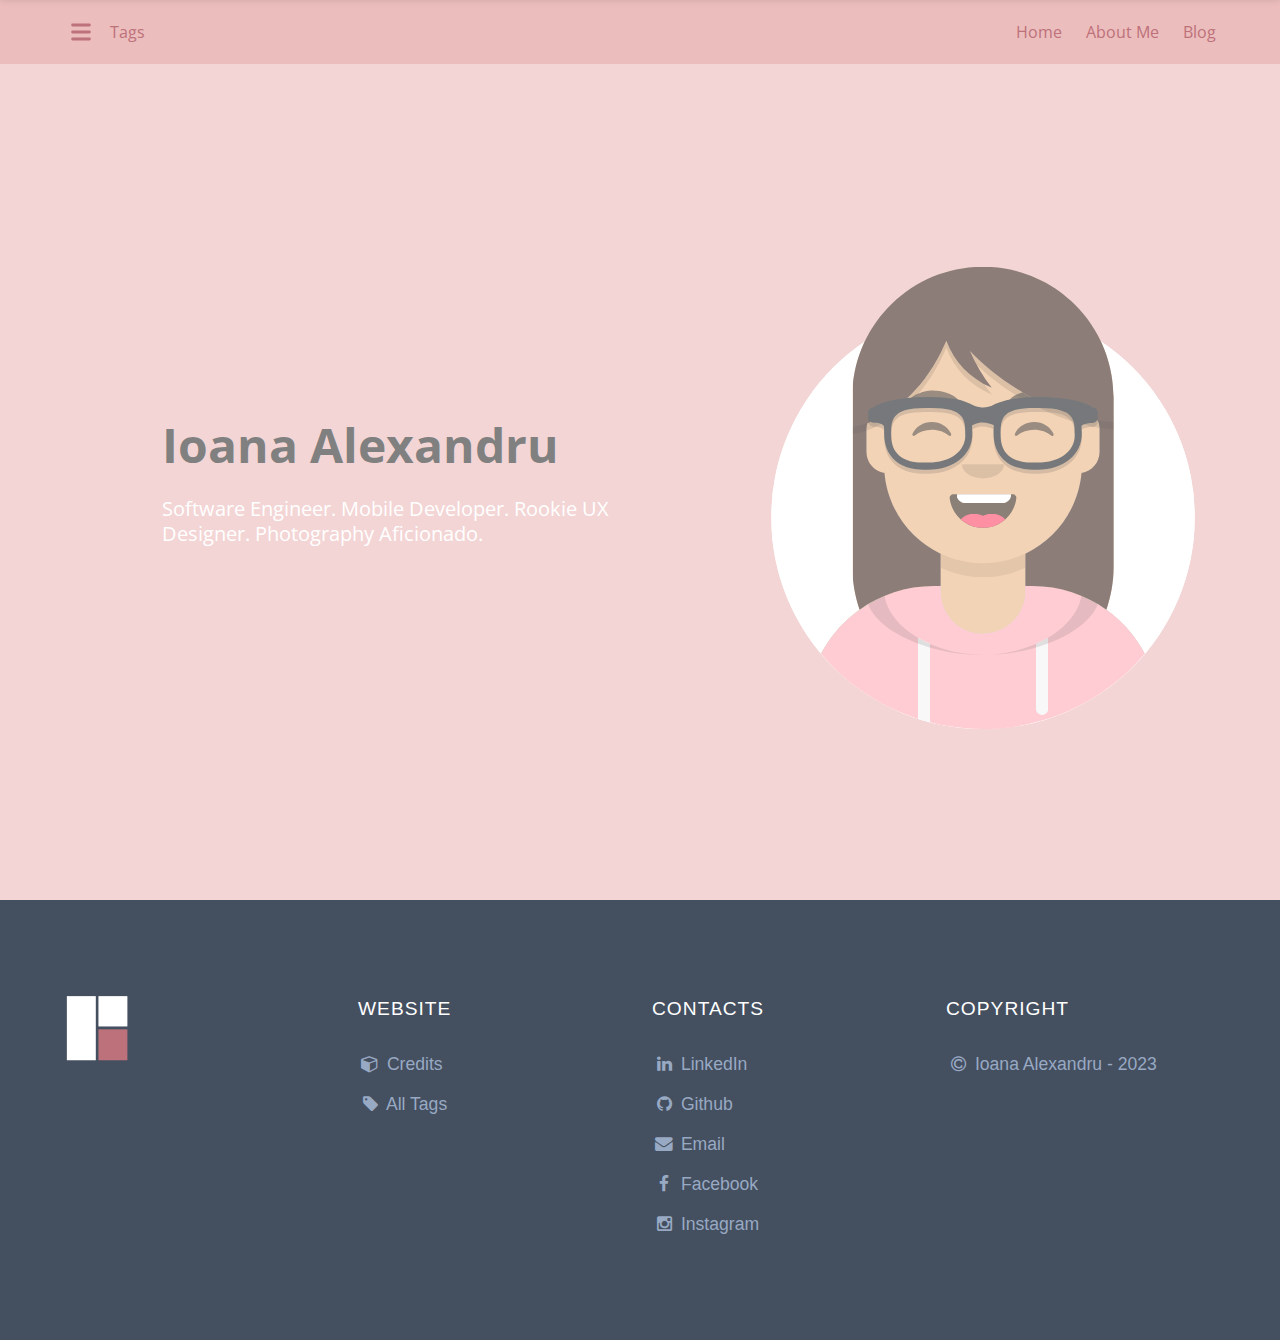
<file: index.html>
<!doctype html><html lang=en-us><head><meta name=generator content="Hugo 0.111.3"><link rel=icon href=/favicon_main.svg><meta name=description content="Ioana Alexandru. Software Engineer. Mobile Developer. Student. Rookie UI Designer. Photography Aficionado."><meta charset=utf-8><meta name=viewport content="width=device-width,initial-scale=1,shrink-to-fit=no"><meta http-equiv=x-ua-compatible content="ie=edge"><title>Ioana Alexandru</title><link href="https://fonts.googleapis.com/css?family=Open+Sans" rel=stylesheet><link href="https://fonts.googleapis.com/css?family=Open+Sans" rel=stylesheet><link href="https://fonts.googleapis.com/css?family=Open+Sans" rel=stylesheet><link rel=stylesheet type=text/css href=/css/style.css><link rel=stylesheet type=text/css href=/css/monokai-sublime.9.15.8.min.css><link rel=stylesheet type=text/css href=/css/icons.css><link rel=stylesheet type=text/css href=/css/refresh.css><link rel=stylesheet type=text/css href=/css/devicon.min.css></head><body><script async src="https://www.googletagmanager.com/gtag/js?id=UA-176282416-1"></script>
<script>window.dataLayer=window.dataLayer||[];function gtag(){dataLayer.push(arguments)}gtag("js",new Date),gtag("config","UA-176282416-1")</script><div id=preloader><div id=status></div></div><section class="hero is-fullheight is-default is-bold"><nav class="navbar is-fresh is-transparent no-shadow" role=navigation aria-label="main navigation"><div class=container><div class=navbar-brand><a class=navbar-item><div class="menu-icon-wrapper left-menu-icon-wrapper" style=visibility:visible><svg width="1e3" height="1e3"><path class="path1" d="M3e2 4e2H7e2c2e2.0 2e2 350-1e2 450A4e2 4e2.0 012e2 2e2L8e2 8e2"/><path class="path2" d="M3e2 5e2H7e2"/><path class="path3" d="M7e2 6e2H3e2c-2e2.0-2e2-4e2 1e2-450A4e2 380 0 112e2 8e2L8e2 2e2"/></svg><button id=menu-icon-trigger class=menu-icon-trigger></button></div><div class="navbar-item left-menu-icon-wrapper">Tags</div></a><div class="navbar-item is-expanded"></div><a class="navbar-item is-hidden-desktop"><div data-target=navbar-menu class="navbar-item right-menu-icon-wrapper is-hidden-desktop">Menu</div><div data-target=navbar-menu class="menu-icon-wrapper right-menu-icon-wrapper" style=visibility:visible><svg width="1e3" height="1e3"><path class="path1" d="M3e2 4e2H7e2c2e2.0 2e2 350-1e2 450A4e2 4e2.0 012e2 2e2L8e2 8e2"/><path class="path2" d="M3e2 5e2H7e2"/><path class="path3" d="M7e2 6e2H3e2c-2e2.0-2e2-4e2 1e2-450A4e2 380 0 112e2 8e2L8e2 2e2"/></svg><button id=menu-icon-trigger class=menu-icon-trigger></button></div></a></div><div id=navbar-menu class="navbar-menu is-static"><div class=navbar-end><a href=/ class="navbar-item is-secondary">Home</a><a href=/about/ class="navbar-item is-secondary">About Me</a><a href=/blog/ class="navbar-item is-secondary">Blog</a></div></div></div></nav><nav id=navbar-clone class="navbar is-fresh is-transparent" role=navigation aria-label="main navigation"><div class=container><div class=navbar-brand><a class=navbar-item><div class="menu-icon-wrapper left-menu-icon-wrapper" style=visibility:visible><svg width="1e3" height="1e3"><path class="path1" d="M3e2 4e2H7e2c2e2.0 2e2 350-1e2 450A4e2 4e2.0 012e2 2e2L8e2 8e2"/><path class="path2" d="M3e2 5e2H7e2"/><path class="path3" d="M7e2 6e2H3e2c-2e2.0-2e2-4e2 1e2-450A4e2 380 0 112e2 8e2L8e2 2e2"/></svg><button id=menu-icon-trigger class=menu-icon-trigger></button></div><div class="navbar-item left-menu-icon-wrapper">Tags</div></a><div class="navbar-item is-expanded"></div><a class="navbar-item is-hidden-desktop"><div data-target=cloned-navbar-menu class="navbar-item right-menu-icon-wrapper is-hidden-desktop">Menu</div><div data-target=cloned-navbar-menu class="menu-icon-wrapper right-menu-icon-wrapper" style=visibility:visible><svg width="1e3" height="1e3"><path class="path1" d="M3e2 4e2H7e2c2e2.0 2e2 350-1e2 450A4e2 4e2.0 012e2 2e2L8e2 8e2"/><path class="path2" d="M3e2 5e2H7e2"/><path class="path3" d="M7e2 6e2H3e2c-2e2.0-2e2-4e2 1e2-450A4e2 380 0 112e2 8e2L8e2 2e2"/></svg><button id=menu-icon-trigger class=menu-icon-trigger></button></div></a></div><div id=cloned-navbar-menu class="navbar-menu is-static"><div class=navbar-end><a href=/ class="navbar-item is-secondary">Home</a><a href=/about/ class="navbar-item is-secondary">About Me</a><a href=/blog/ class="navbar-item is-secondary">Blog</a></div></div></div></nav><div class=hero-body><div class=container><div class="columns is-vcentered"><div class="column is-5 is-offset-1 landing-caption"><h1 class="title is-1 is-bold is-spaced">Ioana Alexandru</h1><h2 class="subtitle is-5 is-muted">Software Engineer. Mobile Developer. Rookie UX Designer. Photography Aficionado.</h2></div><div class="column is-5 is-offset-1"><figure class=image><img src=/images/avataaars2.svg style=width:500px alt=Myself></figure></div></div></div></div></section><footer class="footer footer-dark"><div class=container><div class=columns><div class=column><img src=/footer.svg alt></div><div class=column><div class=footer-column><div class=footer-header><h3>Website</h3></div><ul class=link-list><li><a href=/credits/><span class=icon><i class="fa fa-cube"></i></span>
Credits</a></li><li><a href=/tags/><span class=icon><i class="fa fa-tag"></i></span>
All Tags</a></li></ul></div></div><div class=column><div class=footer-column><div class=footer-header><h3>Contacts</h3></div><ul class=link-list><li><a href=https://www.linkedin.com/in/ioana-alexandru target=_blank><span class=icon><i class="fa fa-linkedin"></i></span>
LinkedIn</a></li><li><a href=https://github.com/IoanaAlexandru target=_blank><span class=icon><i class="fa fa-github"></i></span>
Github</a></li><li><a href=mailto:mail+blog@ioana-alexandru.com target=_blank><span class=icon><i class="fa fa-envelope"></i></span>
Email</a></li><li><a href=https://facebook.com/ioanaaa.alexandru target=_blank><span class=icon><i class="fa fa-facebook"></i></span>
Facebook</a></li><li><a href=https://instagram.com/ioana.alexandru target=_blank><span class=icon><i class="fa fa-instagram"></i></span>
Instagram</a></li></ul></div></div><div class=column><div class=footer-column><div class=footer-header><h3>Copyright</h3></div><ul class=link-list><li><a><span class=icon><i class="fa fa-copyright"></i></span>
Ioana Alexandru - 2023</a></li></ul></div></div></div></div></footer><div id=backtotop><a href=#></a></div><div class="sidebar scroll"><div class=sidebar-header><img src=/sidebar.svg alt>
<a class=sidebar-close href=javascript:void(0);><i data-feather=x></i></a></div><div class=inner><ul class=sidebar-menu><li class=no-children><a href=/tags/><div class=columns><table width=100%><tr><td><span class=icon><i class="fa fa-cubes"></i></span>
All Tags</td><td class=has-text-right></td></tr></table></div></a></ul></div></div><script src=/js/jquery-2.2.4.js></script>
<script src=/js/feather.4.22.0.js></script>
<script src=/js/modernizr-3.6.0.js></script>
<script src=/js/refresh.js></script><script>window.MathJax={loader:{load:["core","input/tex-base","output/chtml"],source:{core:"/js/mathjax/core.js","input/tex-base":"/js/mathjax/tex-base.js","output/chtml":"/js/mathjax/chtml.js","output/chtml/fonts/tex":"/js/mathjax/tex_out.js"}},chtml:{fontURL:"/fonts"}}</script><script src=/js/mathjax/startup.js></script>
<script src=/js/highlight.9.18.1.js></script>
<script src=/js/highlightjs-line-numbers.2.7.0.min.js></script><script>hljs.initHighlightingOnLoad(),hljs.initLineNumbersOnLoad(),document.addEventListener("DOMContentLoaded",e=>{document.querySelectorAll(".codeinline").forEach(e=>{hljs.highlightBlock(e)})})</script></body></html>
</file>
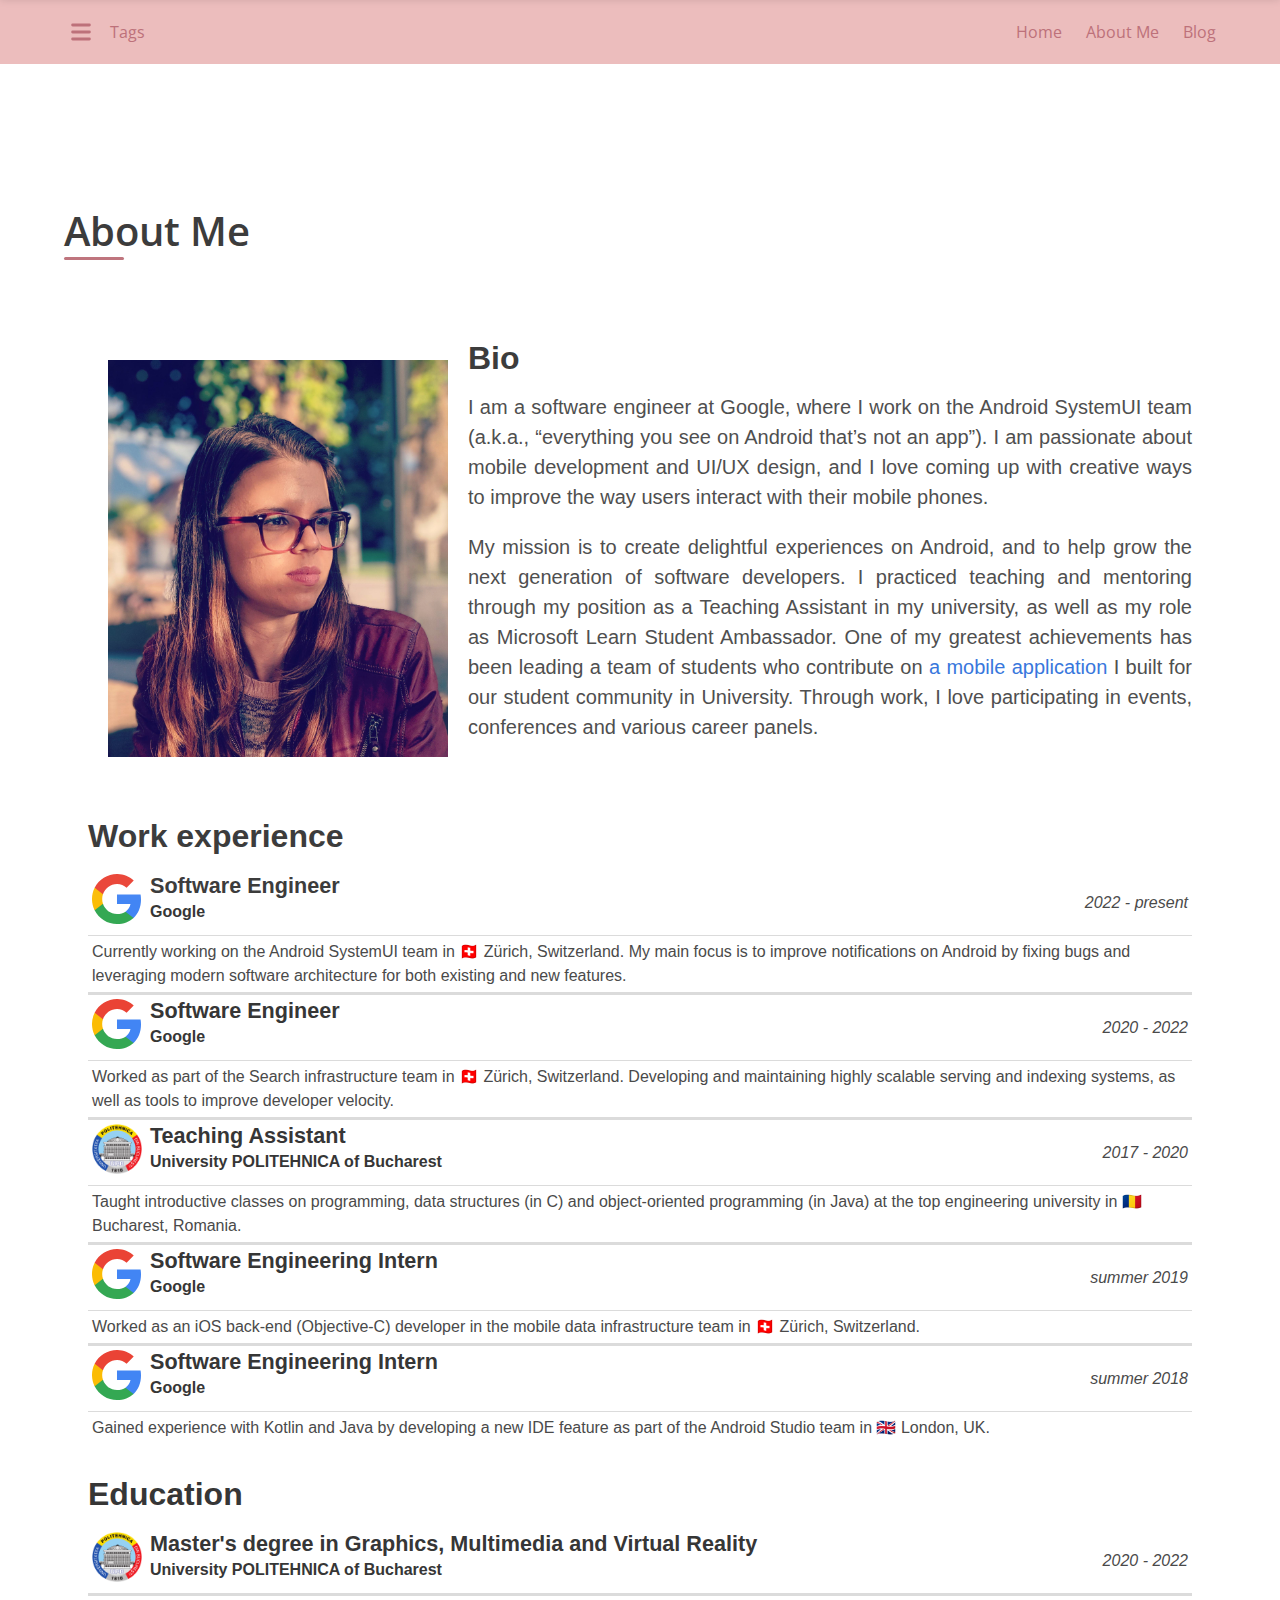
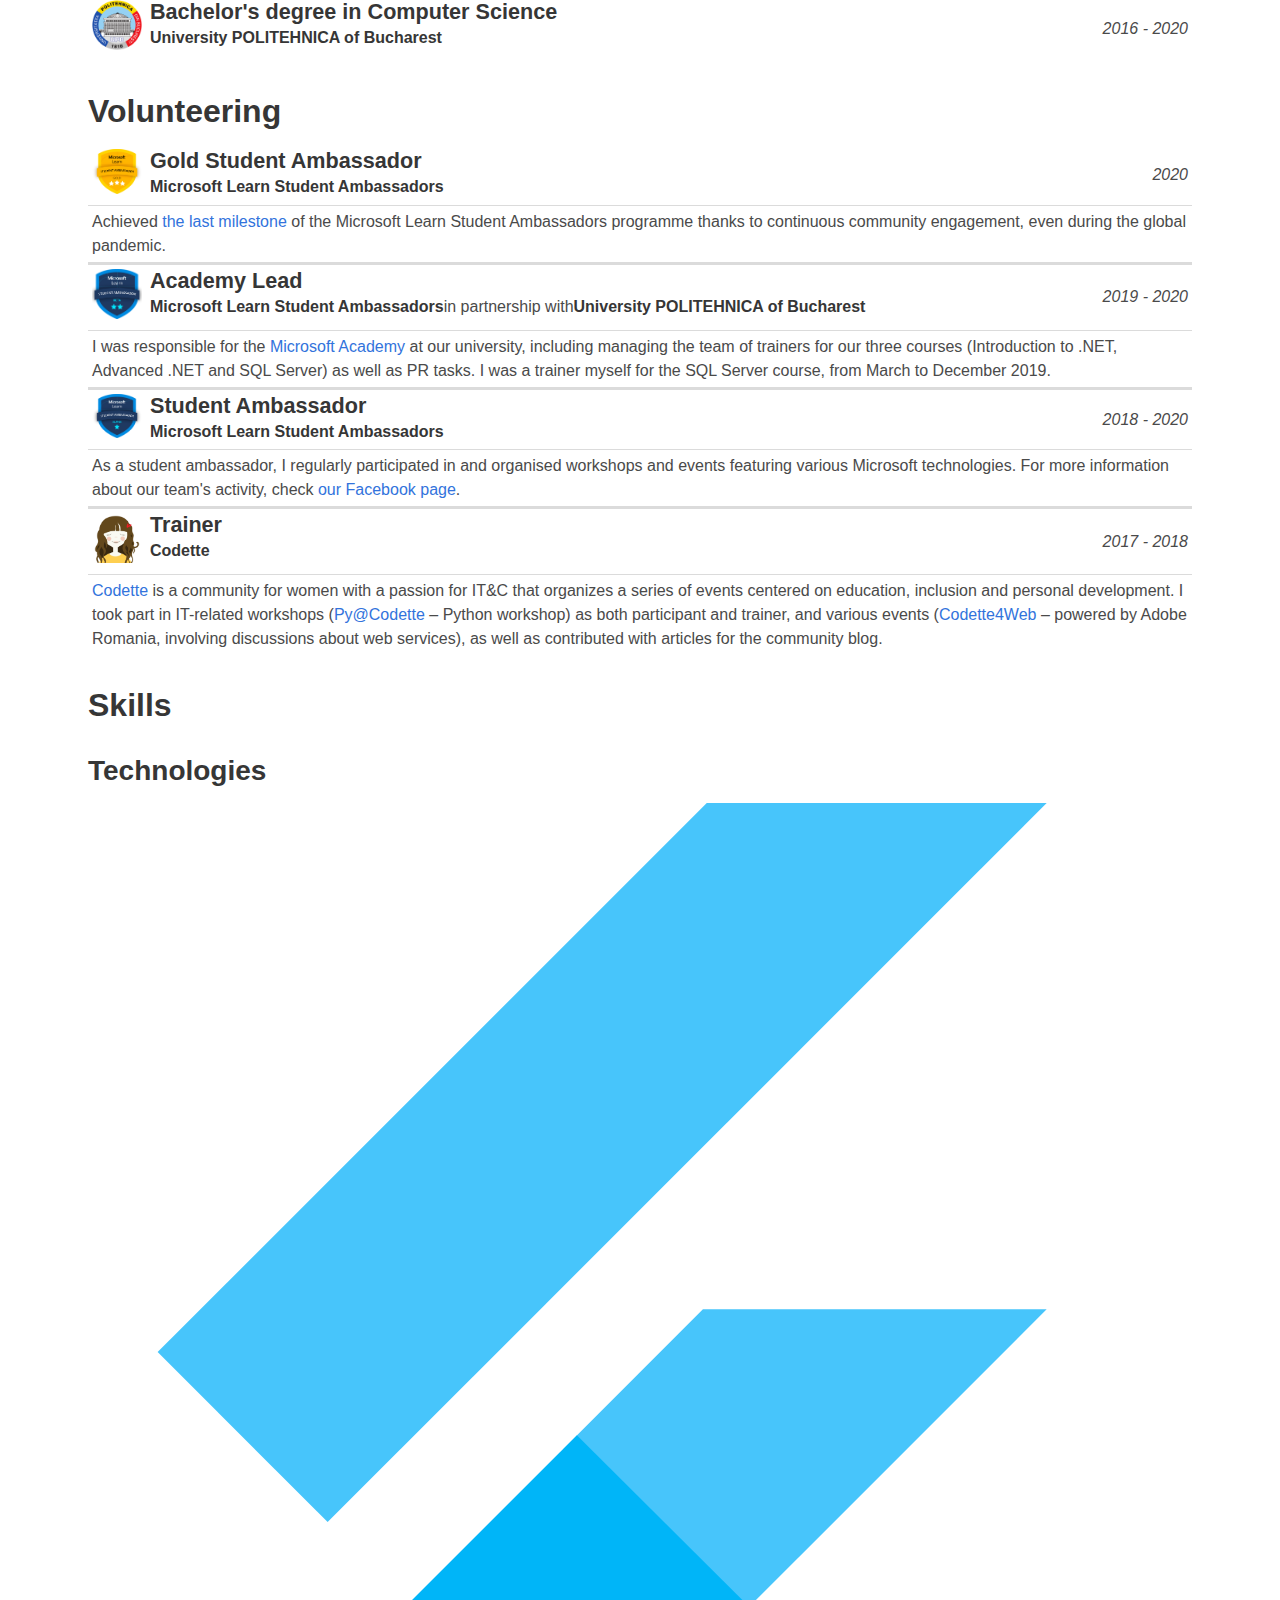
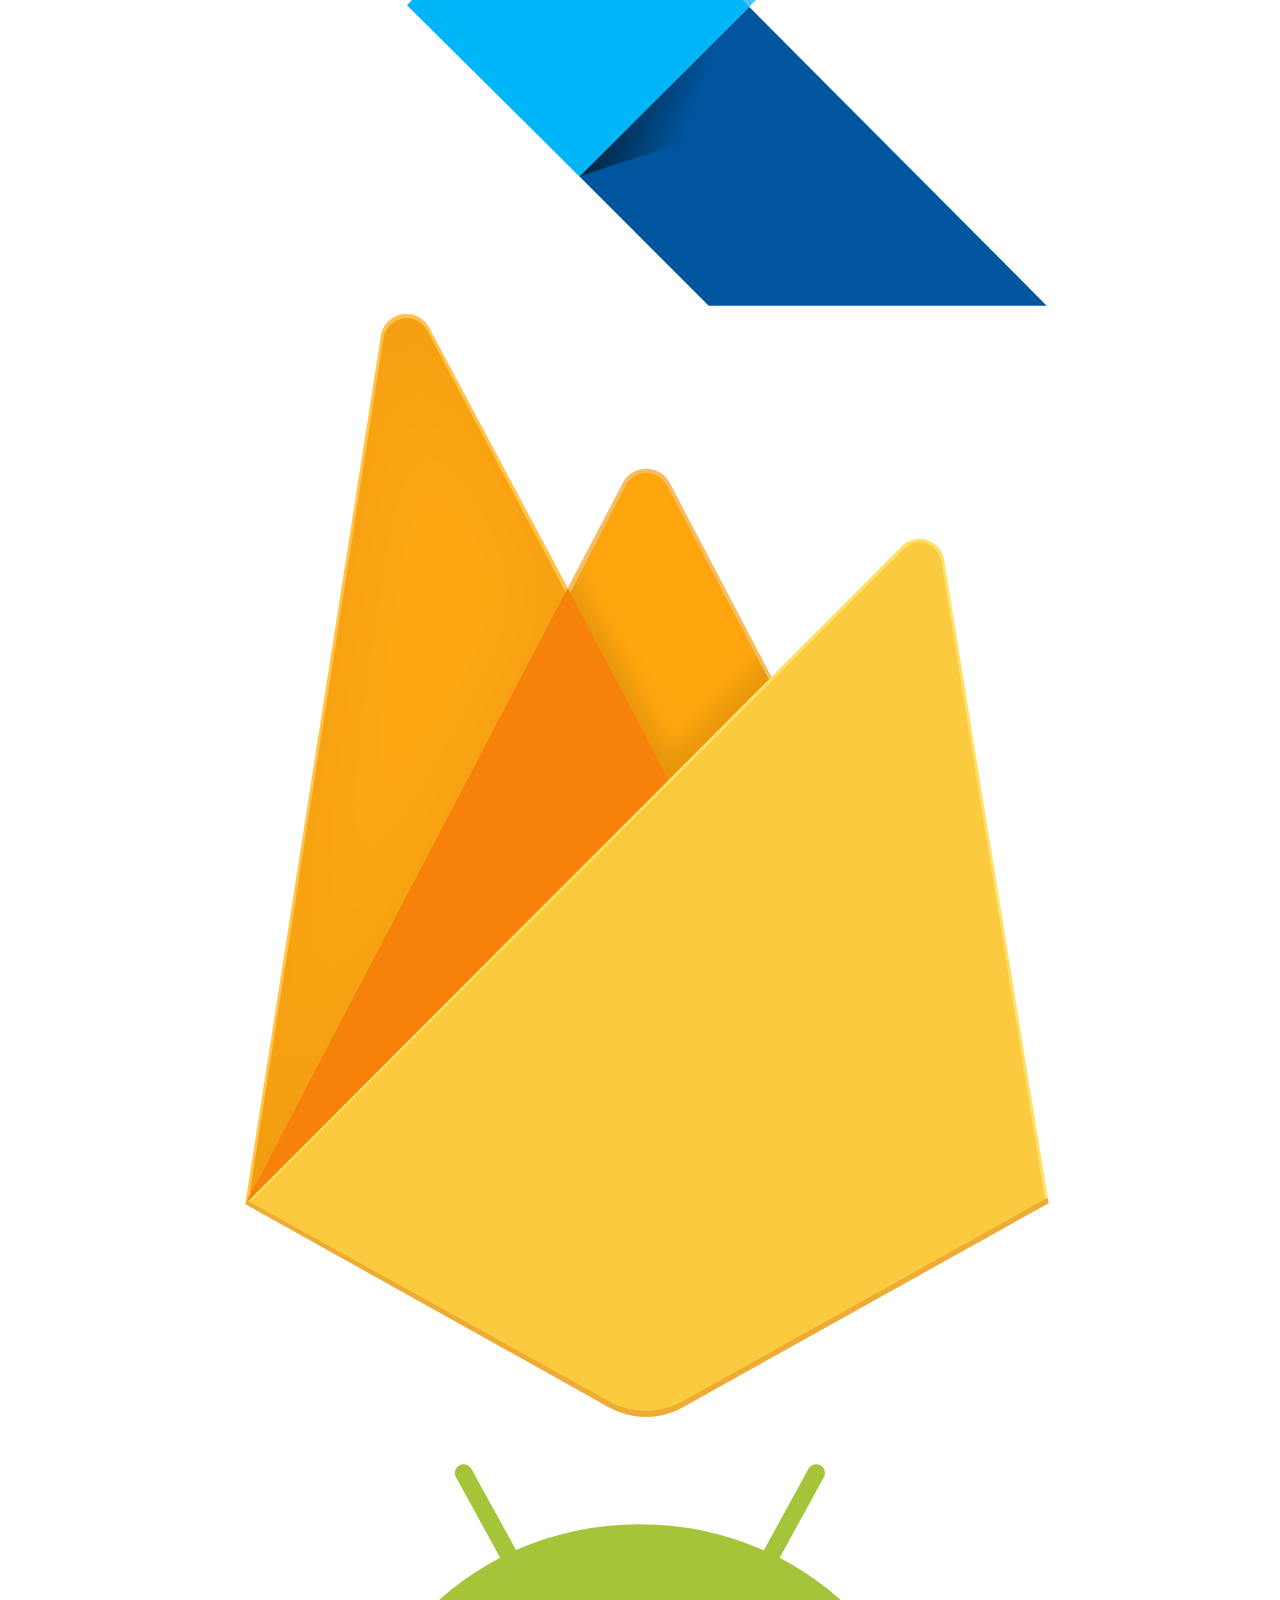
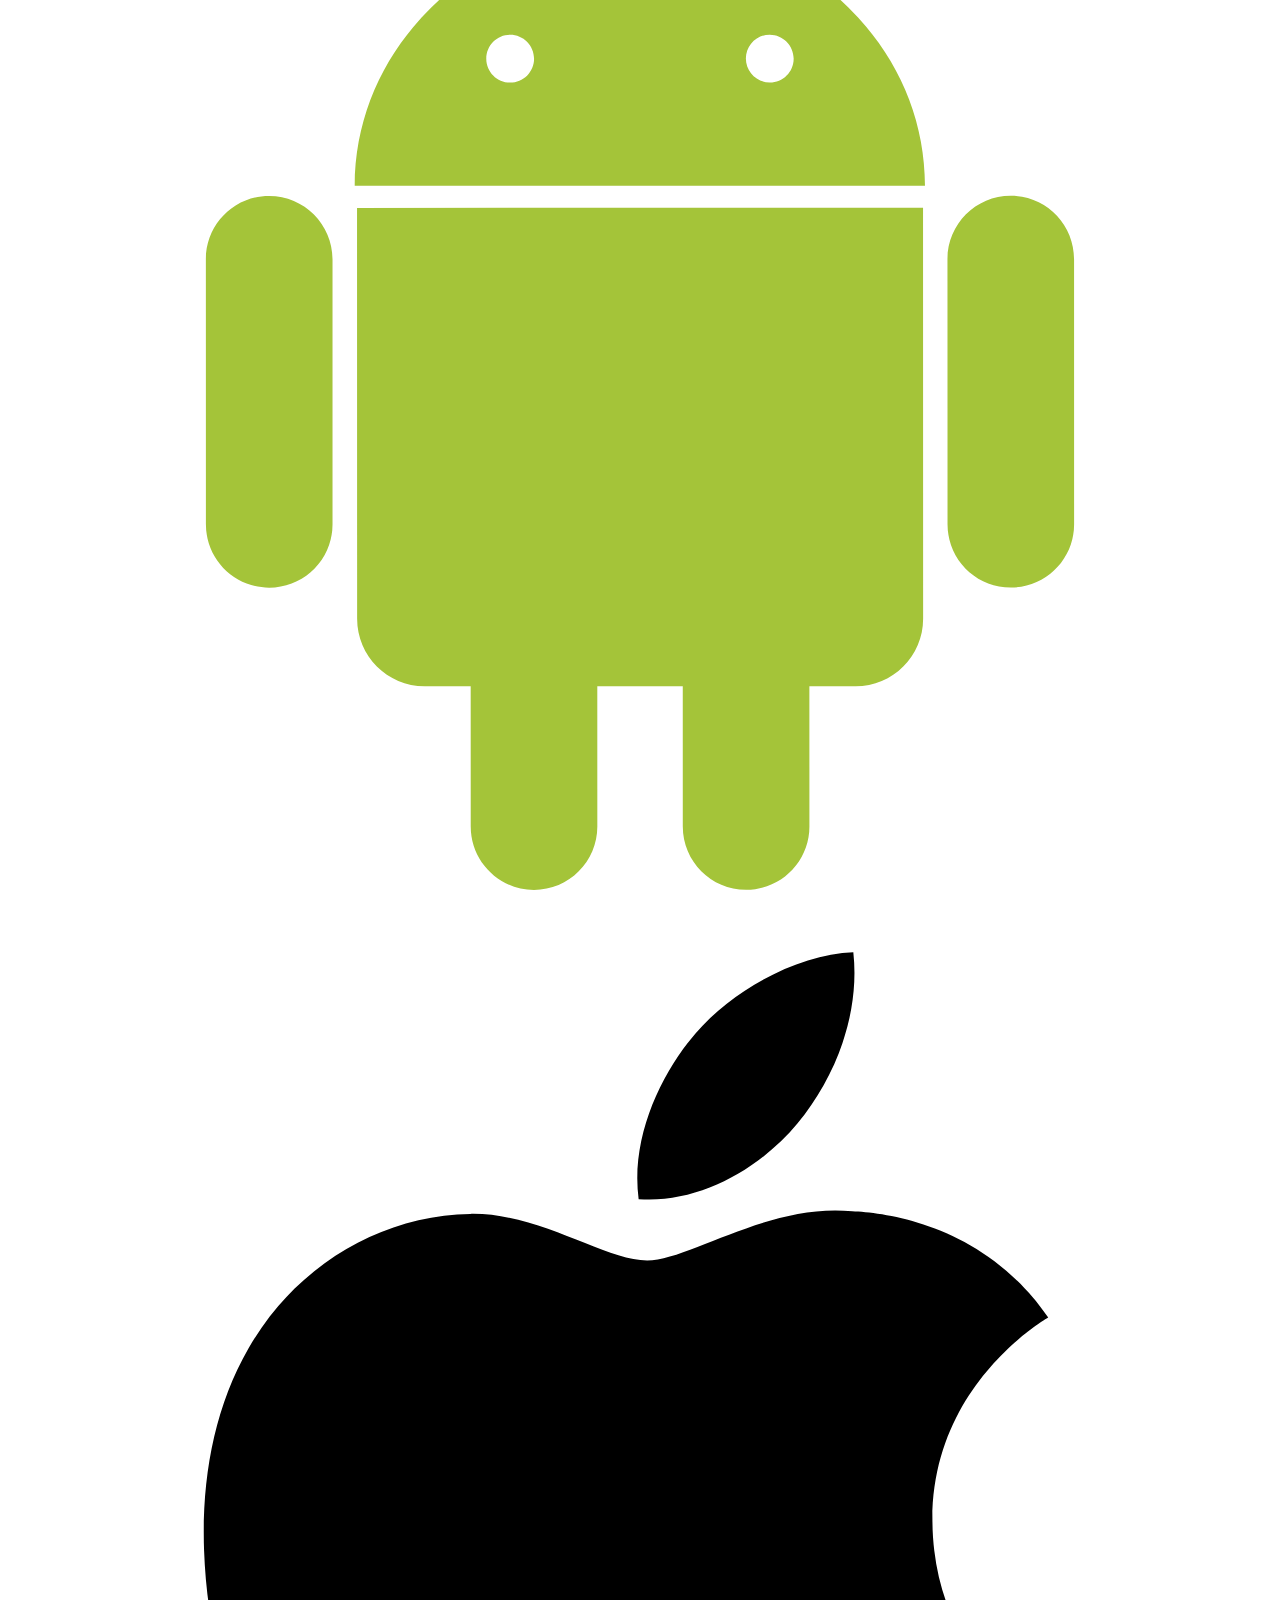
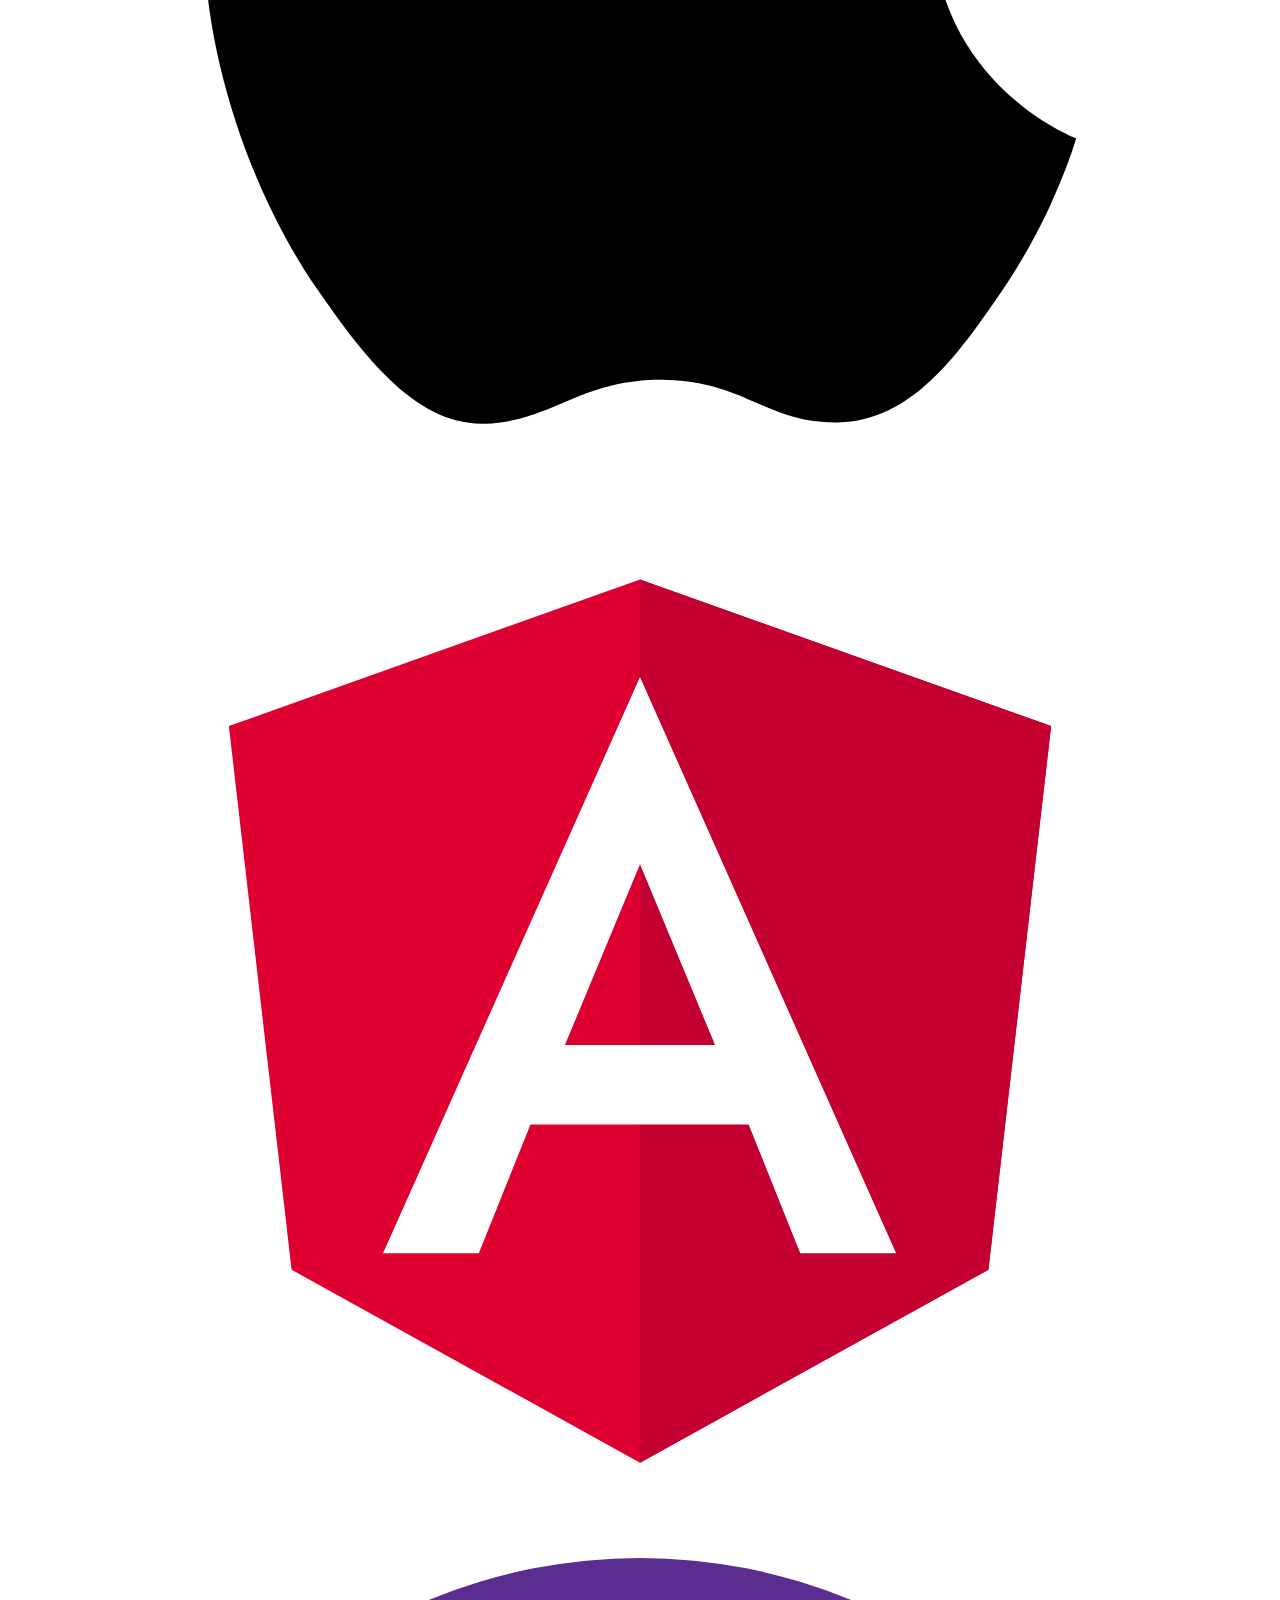
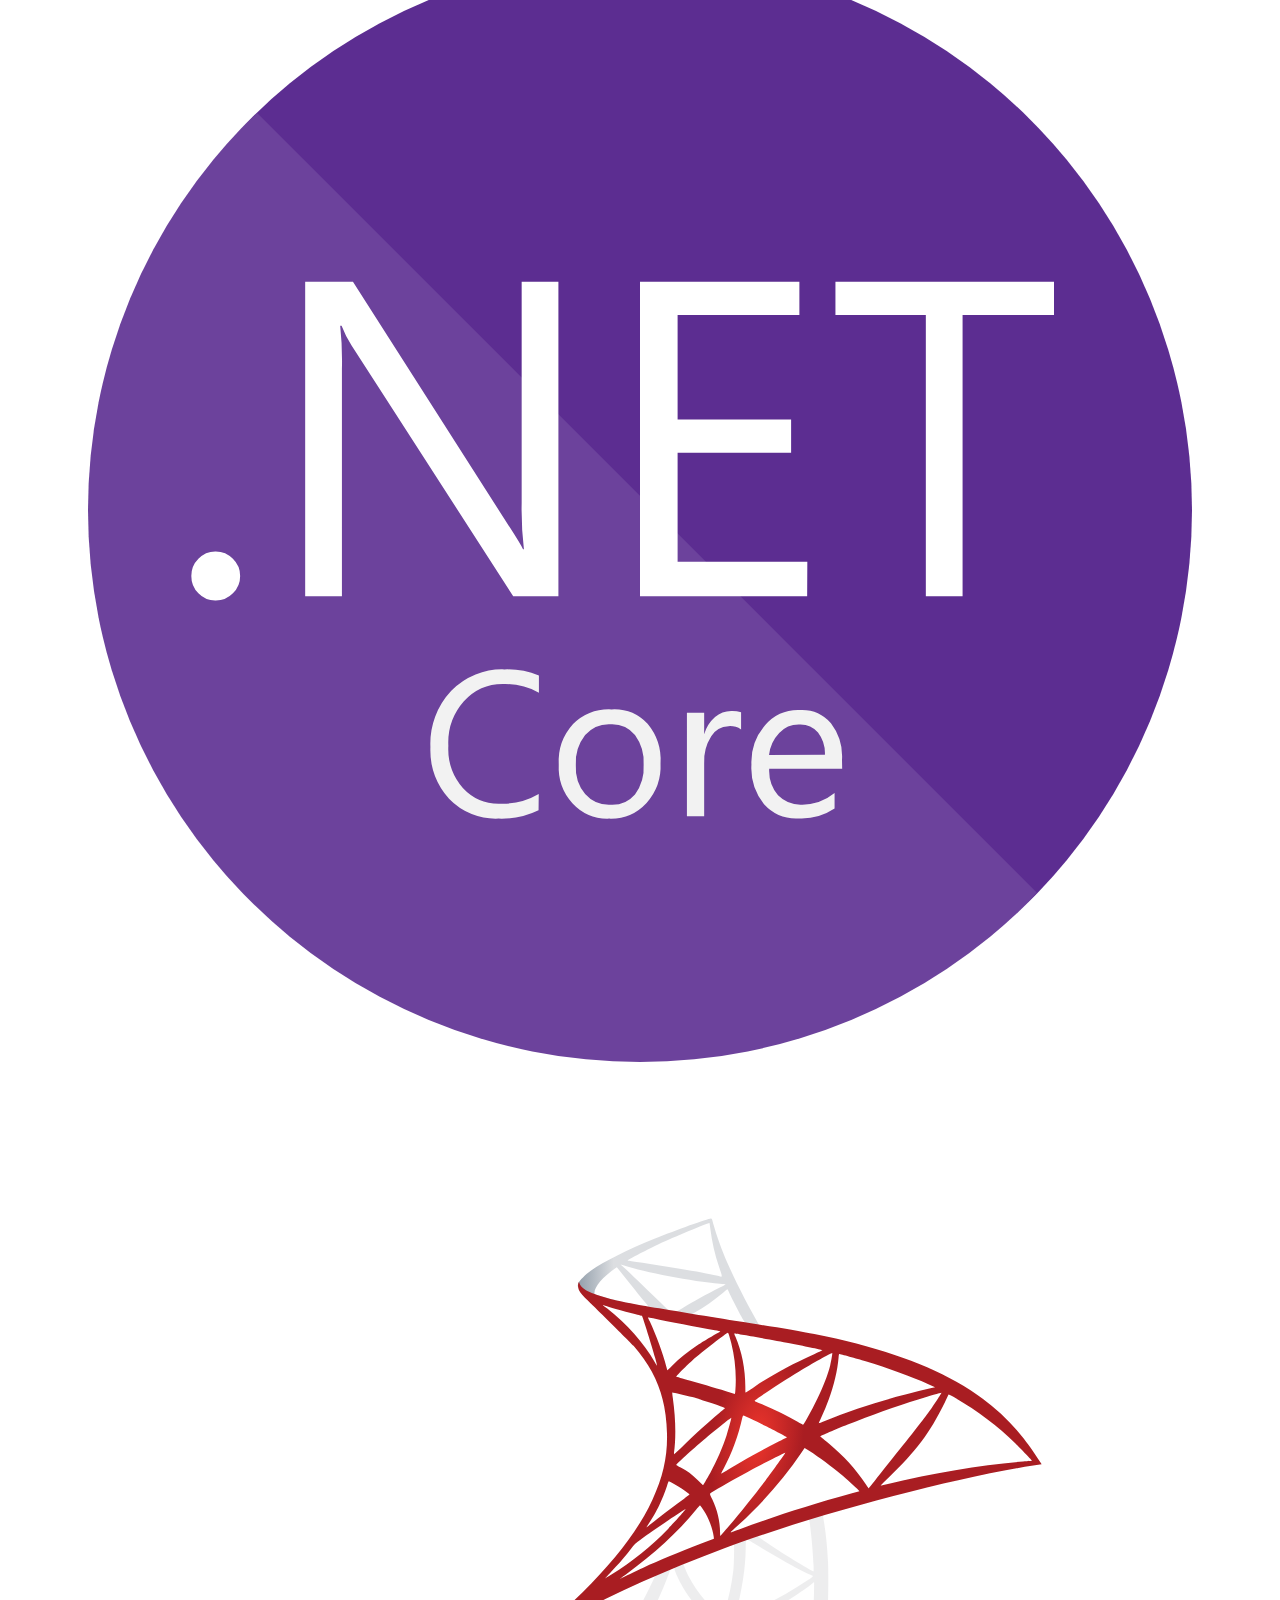
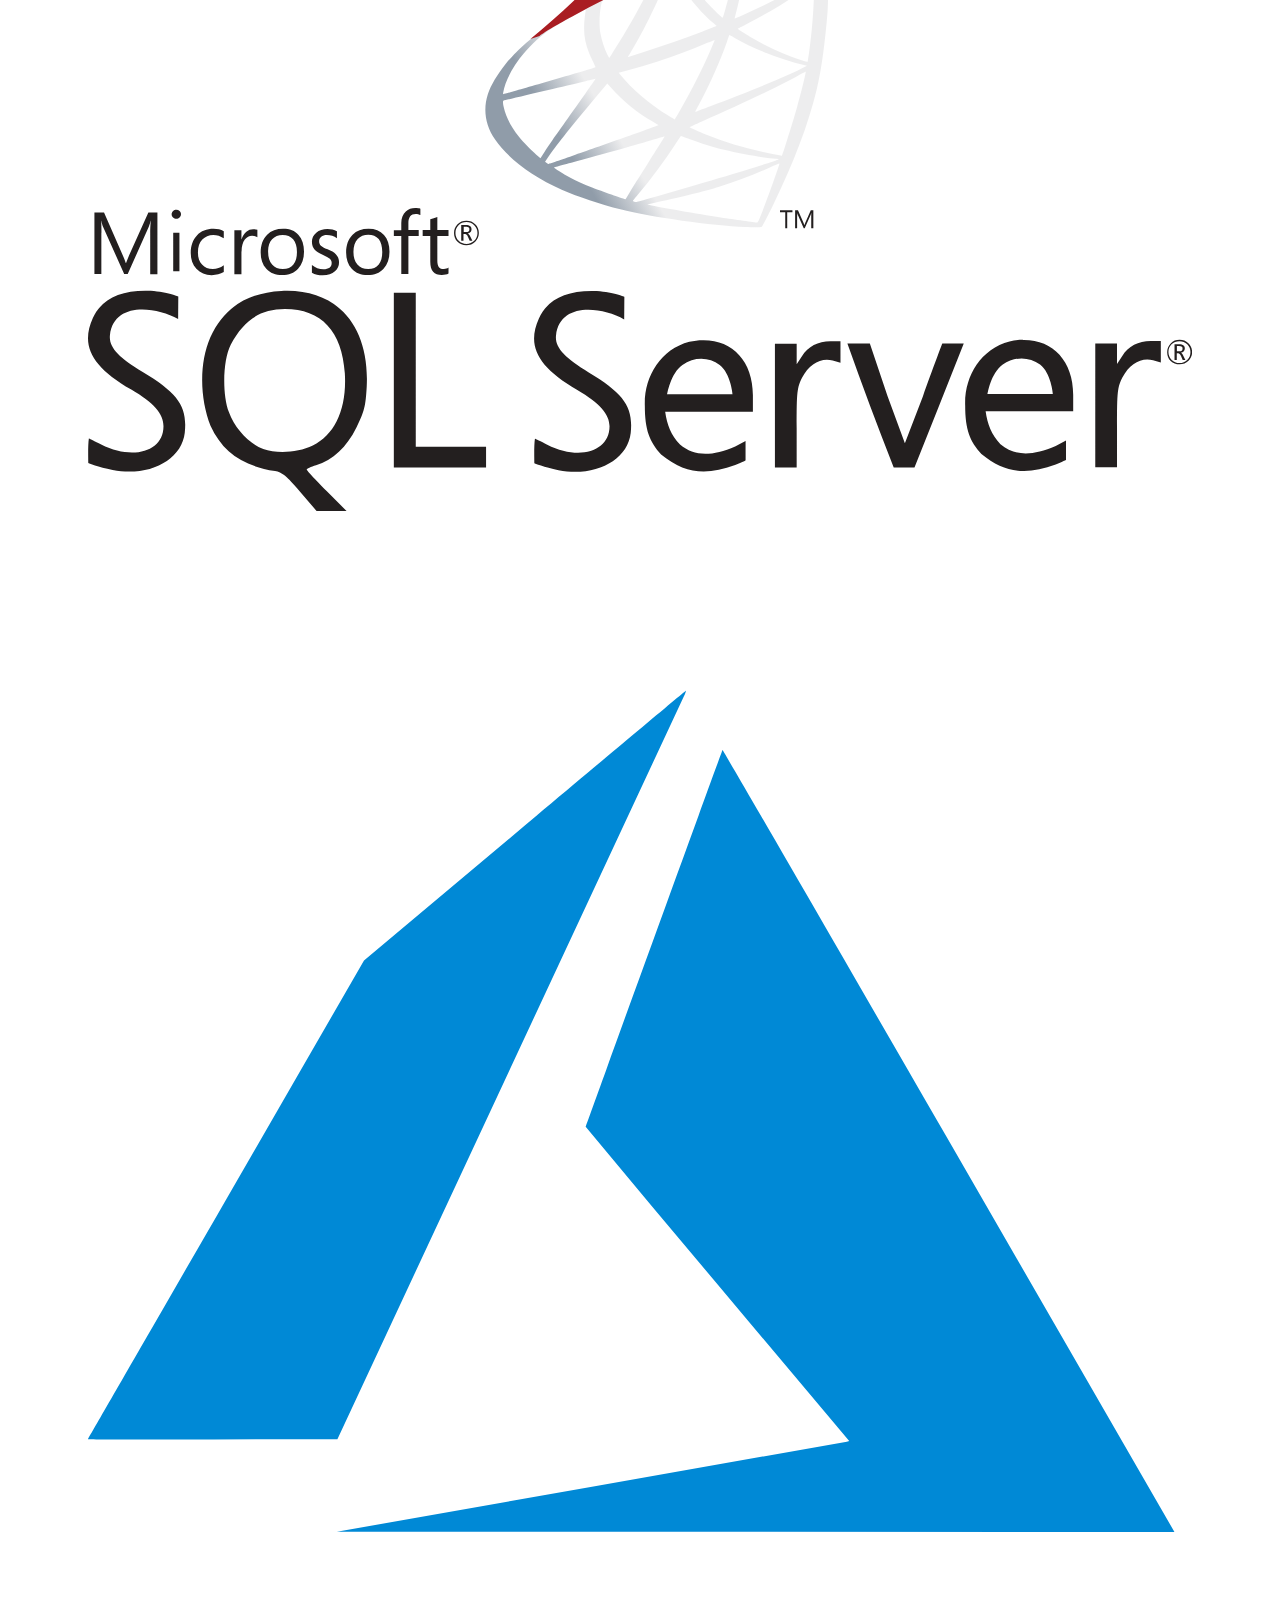
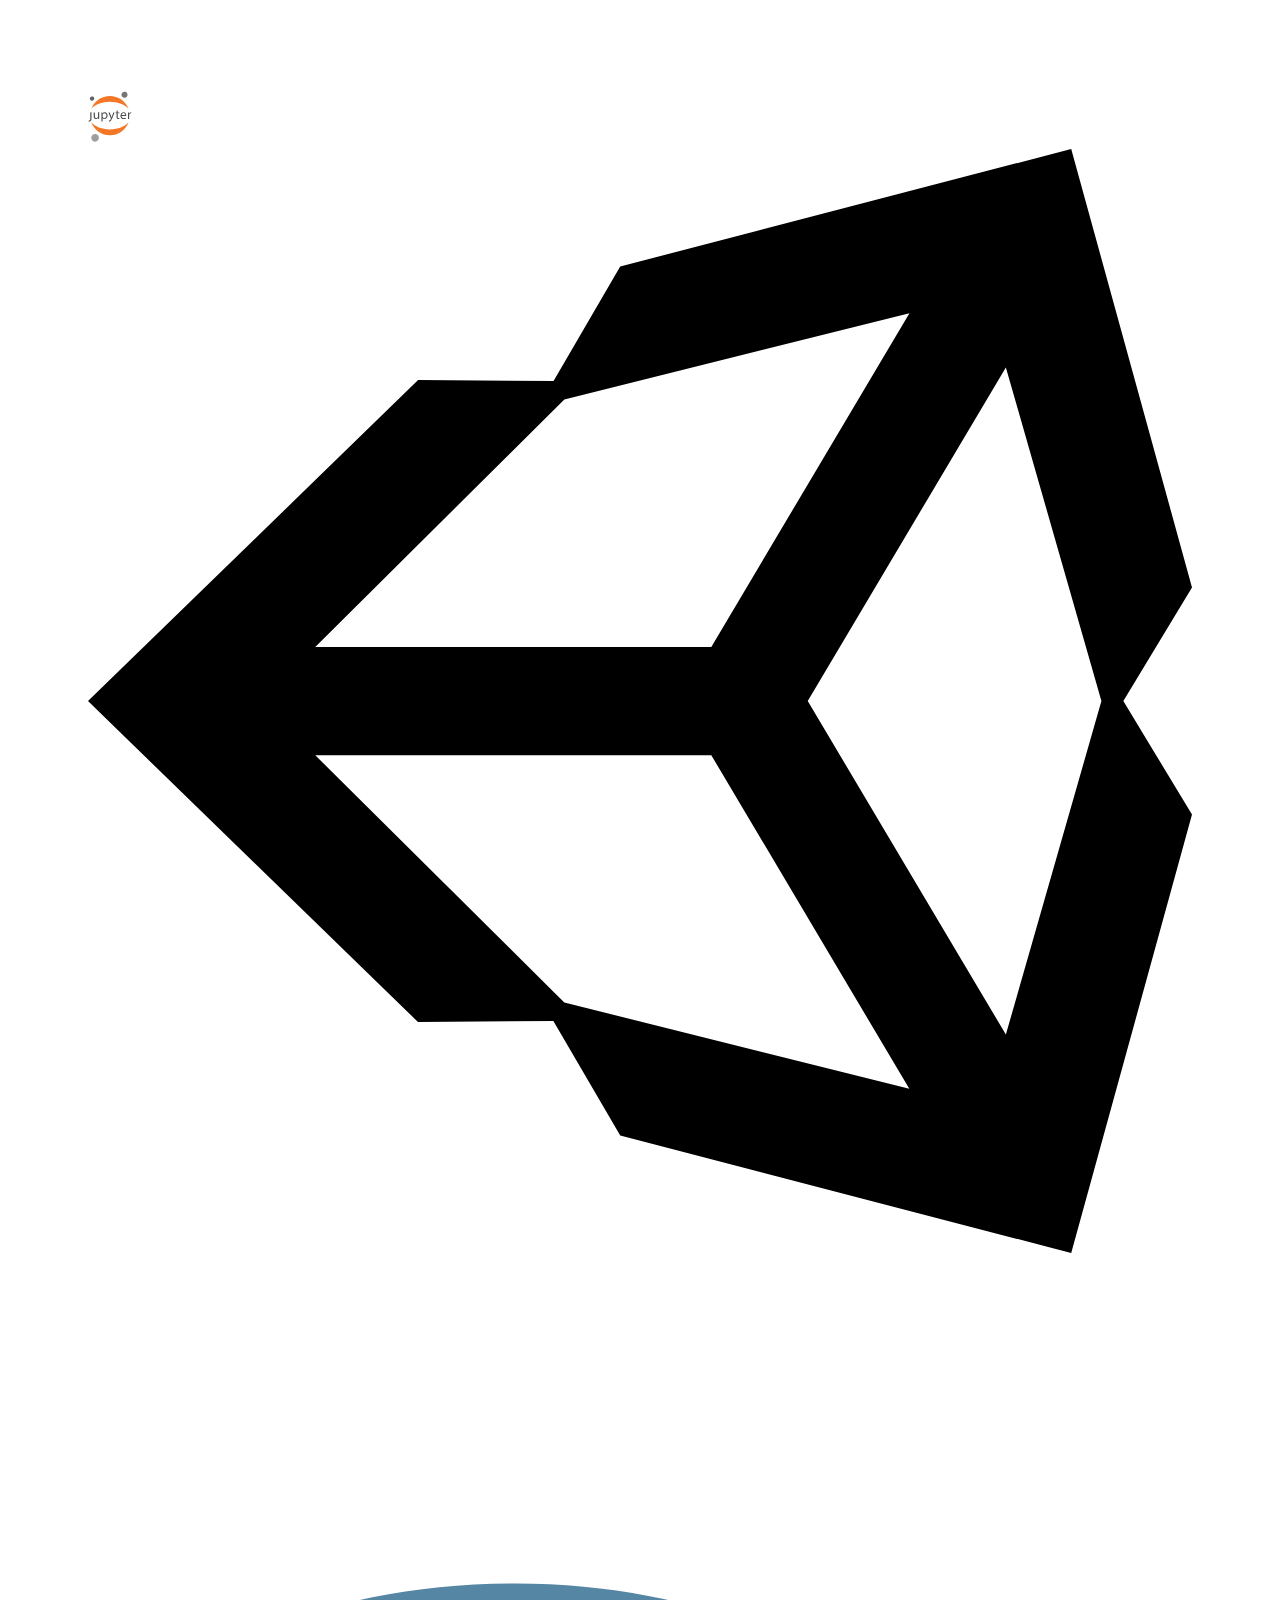
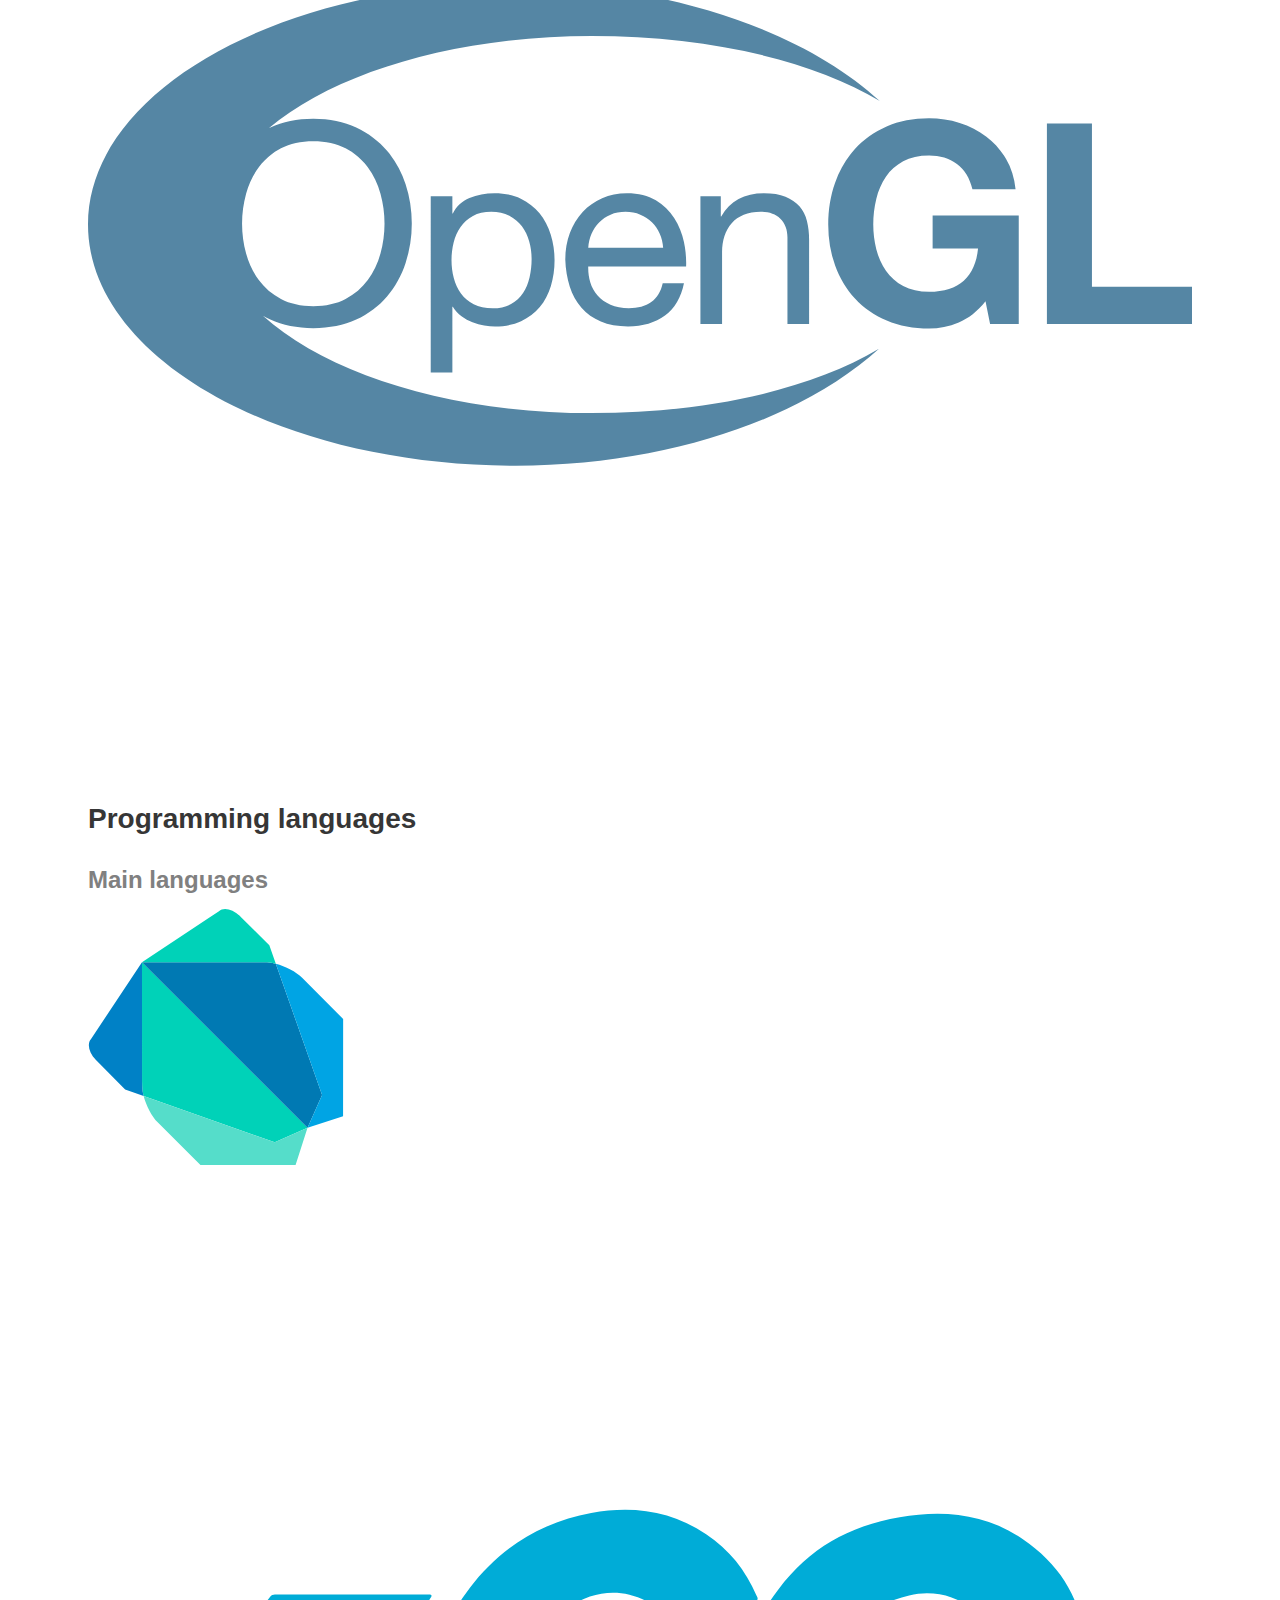
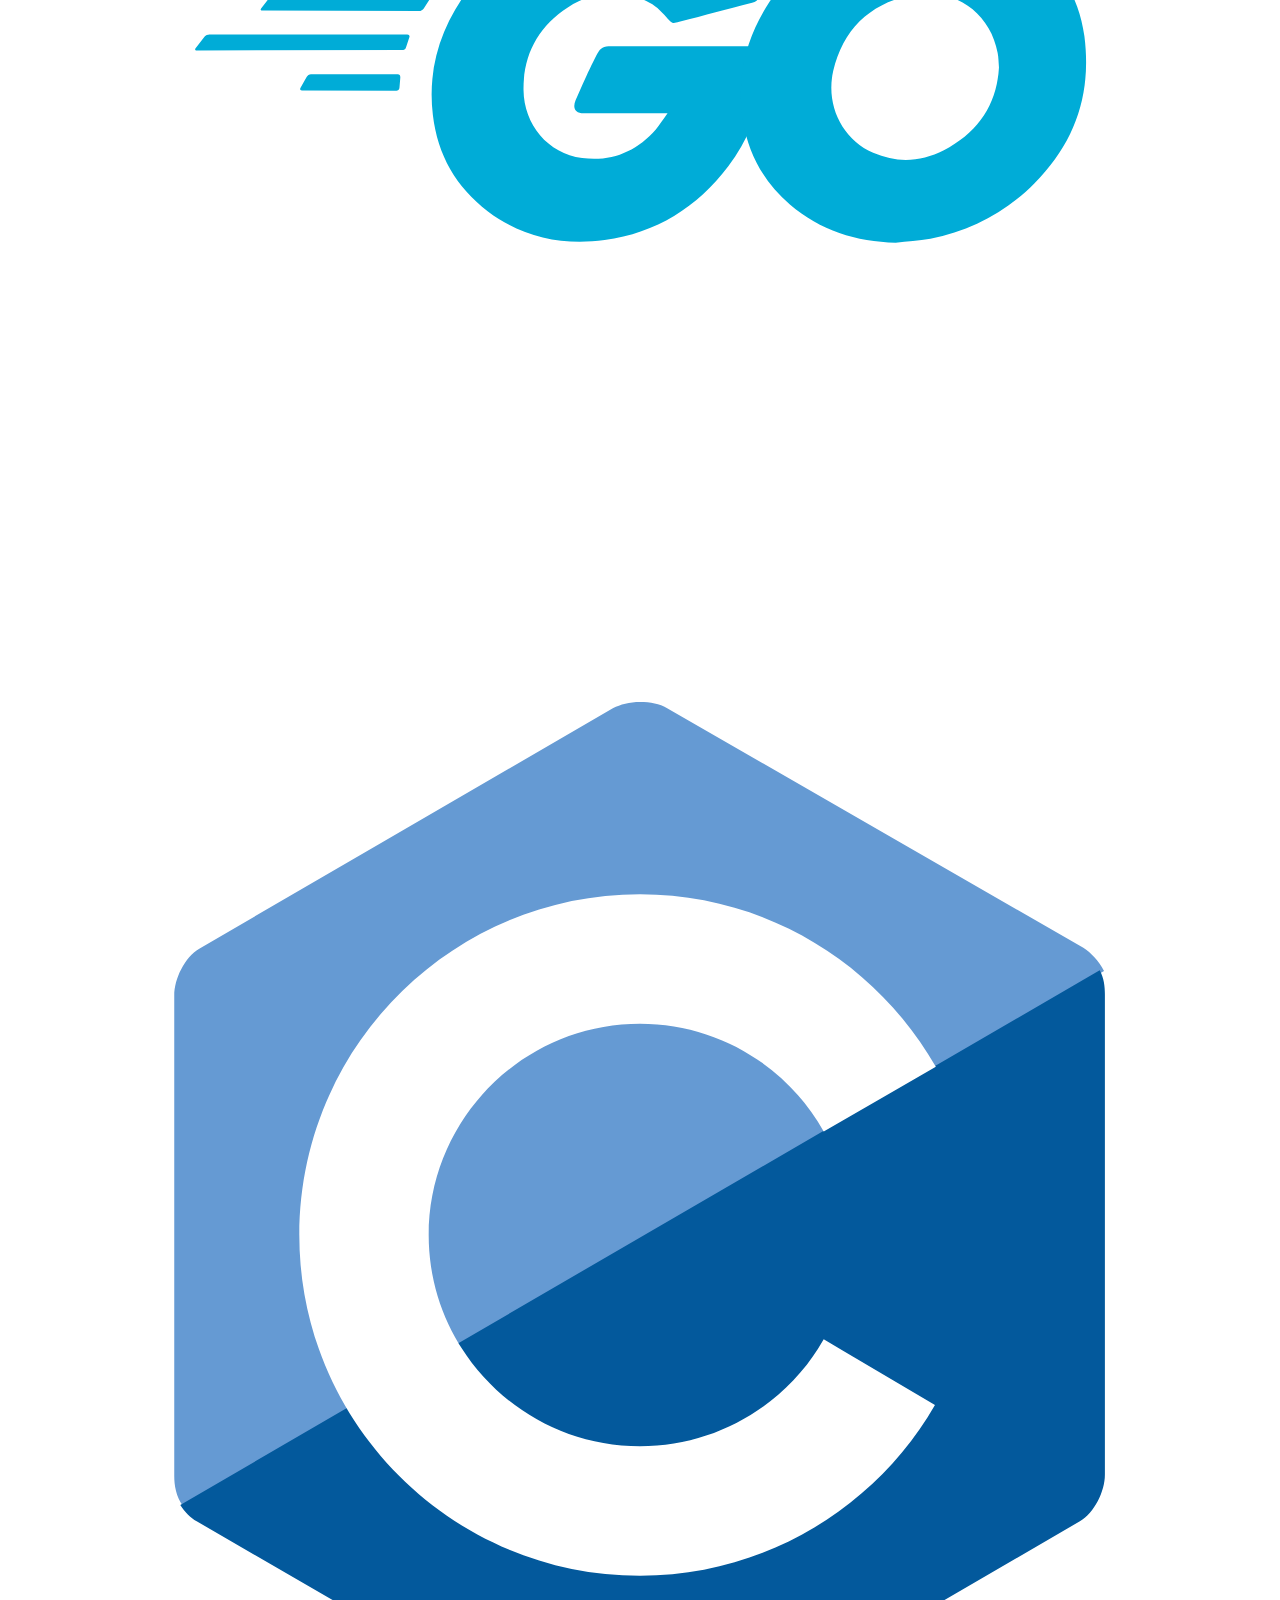
<file: about/index.html>
<!doctype html><html lang=en-us><head><link rel=icon href=/favicon_main.svg><meta name=description content="Ioana Alexandru. Software Engineer. Mobile Developer. Student. Rookie UI Designer. Photography Aficionado."><meta charset=utf-8><meta name=viewport content="width=device-width,initial-scale=1,shrink-to-fit=no"><meta http-equiv=x-ua-compatible content="ie=edge"><meta property="og:url" content="https://ioanaalexandru.github.io/about/"><meta property="og:type" content="article"><meta property="og:title" content="About Me"><meta property="og:description" content><meta property="og:image:width" content="375"><meta property="og:image:height" content="250"><meta property="og:image" content="https://ioanaalexandru.github.io/images/default_hu92a4cd282b6bd0342f94d803152fb630_644516_600x0_resize_box_3.png"><title>Ioana Alexandru - About Me</title><link href="https://fonts.googleapis.com/css?family=Open+Sans" rel=stylesheet><link href="https://fonts.googleapis.com/css?family=Open+Sans" rel=stylesheet><link href="https://fonts.googleapis.com/css?family=Open+Sans" rel=stylesheet><link rel=stylesheet type=text/css href=/css/style.css><link rel=stylesheet type=text/css href=/css/monokai-sublime.9.15.8.min.css><link rel=stylesheet type=text/css href=/css/icons.css><link rel=stylesheet type=text/css href=/css/refresh.css><link rel=stylesheet type=text/css href=/css/devicon.min.css></head><body><script async src="https://www.googletagmanager.com/gtag/js?id=UA-176282416-1"></script>
<script>window.dataLayer=window.dataLayer||[];function gtag(){dataLayer.push(arguments)}gtag("js",new Date),gtag("config","UA-176282416-1")</script><div id=preloader><div id=status></div></div><nav class="navbar is-fresh is-transparent no-shadow" role=navigation aria-label="main navigation"><div class=container><div class=navbar-brand><a class=navbar-item><div class="menu-icon-wrapper left-menu-icon-wrapper" style=visibility:visible><svg width="1e3" height="1e3"><path class="path1" d="M3e2 4e2H7e2c2e2.0 2e2 350-1e2 450A4e2 4e2.0 012e2 2e2L8e2 8e2"/><path class="path2" d="M3e2 5e2H7e2"/><path class="path3" d="M7e2 6e2H3e2c-2e2.0-2e2-4e2 1e2-450A4e2 380 0 112e2 8e2L8e2 2e2"/></svg><button id=menu-icon-trigger class=menu-icon-trigger></button></div><div class="navbar-item left-menu-icon-wrapper">Tags</div></a><div class="navbar-item is-expanded"></div><a class="navbar-item is-hidden-desktop"><div data-target=navbar-menu class="navbar-item right-menu-icon-wrapper is-hidden-desktop">Menu</div><div data-target=navbar-menu class="menu-icon-wrapper right-menu-icon-wrapper" style=visibility:visible><svg width="1e3" height="1e3"><path class="path1" d="M3e2 4e2H7e2c2e2.0 2e2 350-1e2 450A4e2 4e2.0 012e2 2e2L8e2 8e2"/><path class="path2" d="M3e2 5e2H7e2"/><path class="path3" d="M7e2 6e2H3e2c-2e2.0-2e2-4e2 1e2-450A4e2 380 0 112e2 8e2L8e2 2e2"/></svg><button id=menu-icon-trigger class=menu-icon-trigger></button></div></a></div><div id=navbar-menu class="navbar-menu is-static"><div class=navbar-end><a href=/ class="navbar-item is-secondary">Home</a><a href=/about/ class="navbar-item is-secondary">About Me</a><a href=/blog/ class="navbar-item is-secondary">Blog</a></div></div></div></nav><nav id=navbar-clone class="navbar is-fresh is-transparent" role=navigation aria-label="main navigation"><div class=container><div class=navbar-brand><a class=navbar-item><div class="menu-icon-wrapper left-menu-icon-wrapper" style=visibility:visible><svg width="1e3" height="1e3"><path class="path1" d="M3e2 4e2H7e2c2e2.0 2e2 350-1e2 450A4e2 4e2.0 012e2 2e2L8e2 8e2"/><path class="path2" d="M3e2 5e2H7e2"/><path class="path3" d="M7e2 6e2H3e2c-2e2.0-2e2-4e2 1e2-450A4e2 380 0 112e2 8e2L8e2 2e2"/></svg><button id=menu-icon-trigger class=menu-icon-trigger></button></div><div class="navbar-item left-menu-icon-wrapper">Tags</div></a><div class="navbar-item is-expanded"></div><a class="navbar-item is-hidden-desktop"><div data-target=cloned-navbar-menu class="navbar-item right-menu-icon-wrapper is-hidden-desktop">Menu</div><div data-target=cloned-navbar-menu class="menu-icon-wrapper right-menu-icon-wrapper" style=visibility:visible><svg width="1e3" height="1e3"><path class="path1" d="M3e2 4e2H7e2c2e2.0 2e2 350-1e2 450A4e2 4e2.0 012e2 2e2L8e2 8e2"/><path class="path2" d="M3e2 5e2H7e2"/><path class="path3" d="M7e2 6e2H3e2c-2e2.0-2e2-4e2 1e2-450A4e2 380 0 112e2 8e2L8e2 2e2"/></svg><button id=menu-icon-trigger class=menu-icon-trigger></button></div></a></div><div id=cloned-navbar-menu class="navbar-menu is-static"><div class=navbar-end><a href=/ class="navbar-item is-secondary">Home</a><a href=/about/ class="navbar-item is-secondary">About Me</a><a href=/blog/ class="navbar-item is-secondary">Blog</a></div></div></div></nav><section class="section is-medium"><div class=container><div class=columns><div class="column is-centered-tablet-portrait"><h1 class="title is-2 section-title">About Me</h1><h5 class="subtitle is-5 is-muted"></h5><div class=divider></div><section class="section content has-text-justified"><div><img style=padding:20px width=380 align=left src=portrait.jpg alt="Ioana Alexandru"><h1 id=bio>Bio</h1><p>I am a software engineer at Google, where I work on the Android SystemUI team (a.k.a., &ldquo;everything you see on Android that&rsquo;s not an app&rdquo;). I am passionate about mobile development and UI/UX design, and I love coming up with creative ways to improve the way users interact with their mobile phones.</p><p>My mission is to create delightful experiences on Android, and to help grow the next generation of software developers. I practiced teaching and mentoring through my position as a Teaching Assistant in my university, as well as my role as Microsoft Learn Student Ambassador. One of my greatest achievements has been leading a team of students who contribute on <a target=_blank href=https://github.com/student-hub/acs-upb-mobile>a mobile application</a> I built for our student community in University. Through work, I love participating in events, conferences and various career panels.</p><br clear=left><h1 id=work-experience>Work experience</h1><table><tr><td style=vertical-align:middle;padding-right:4px;width:58px><img alt=Google title=Google class=logo src=logos/google.svg></td><td><h4 style=display:inline>Software Engineer</h4><br><h6 style=display:inline>Google</h6></td><td style=text-align:right;vertical-align:middle;font-style:italic>2022 - present</td></tr><tr><td colspan=3 style=border-bottom-width:3px>Currently working on the Android SystemUI team in 🇨🇭 Zürich, Switzerland. My main focus is to improve notifications on Android by fixing bugs and leveraging modern software architecture for both existing and new features.</td></tr><tr><td style=vertical-align:middle;padding-right:4px;width:58px><img alt=Google title=Google class=logo src=logos/google.svg></td><td><h4 style=display:inline>Software Engineer</h4><br><h6 style=display:inline>Google</h6></td><td style=text-align:right;vertical-align:middle;font-style:italic>2020 - 2022</td></tr><tr><td colspan=3 style=border-bottom-width:3px>Worked as part of the Search infrastructure team in 🇨🇭 Zürich, Switzerland. Developing and maintaining highly scalable serving and indexing systems, as well as tools to improve developer velocity.</td></tr><tr><td style=vertical-align:middle;padding-right:4px;width:58px><img alt="University POLITEHNICA of Bucharest" title="University POLITEHNICA of Bucharest" class=logo src=logos/upb.png></td><td><h4 style=display:inline>Teaching Assistant</h4><br><h6 style=display:inline>University POLITEHNICA of Bucharest</h6></td><td style=text-align:right;vertical-align:middle;font-style:italic>2017 - 2020</td></tr><tr><td colspan=3 style=border-bottom-width:3px>Taught introductive classes on programming, data structures (in C) and object-oriented programming (in Java) at the top engineering university in 🇷🇴 Bucharest, Romania.</td></tr><tr><td style=vertical-align:middle;padding-right:4px;width:58px><img alt=Google title=Google class=logo src=logos/google.svg></td><td><h4 style=display:inline>Software Engineering Intern</h4><br><h6 style=display:inline>Google</h6></td><td style=text-align:right;vertical-align:middle;font-style:italic>summer 2019</td></tr><tr><td colspan=3 style=border-bottom-width:3px>Worked as an iOS back-end (Objective-C) developer in the mobile data infrastructure team in 🇨🇭 Zürich, Switzerland.</td></tr><tr><td style=vertical-align:middle;padding-right:4px;width:58px><img alt=Google title=Google class=logo src=logos/google.svg></td><td><h4 style=display:inline>Software Engineering Intern</h4><br><h6 style=display:inline>Google</h6></td><td style=text-align:right;vertical-align:middle;font-style:italic>summer 2018</td></tr><tr><td colspan=3 style=border-bottom-width:0>Gained experience with Kotlin and Java by developing a new IDE feature as part of the Android Studio team in 🇬🇧 London, UK.</td></tr></table><h1 id=education>Education</h1><table><tr><td style=vertical-align:middle;padding-right:4px;width:58px;border-bottom-width:3px><img alt="University POLITEHNICA of Bucharest" title="University POLITEHNICA of Bucharest" class=logo src=logos/upb.png></td><td style=border-bottom-width:3px><h4 style=display:inline>Master's degree in Graphics, Multimedia and Virtual Reality</h4><br><h6 style=display:inline>University POLITEHNICA of Bucharest</h6></td><td style=text-align:right;vertical-align:middle;font-style:italic;border-bottom-width:3px>2020 - 2022</td></tr><tr><td style=vertical-align:middle;padding-right:4px;width:58px><img alt="University POLITEHNICA of Bucharest" title="University POLITEHNICA of Bucharest" class=logo src=logos/upb.png></td><td><h4 style=display:inline>Bachelor's degree in Computer Science</h4><br><h6 style=display:inline>University POLITEHNICA of Bucharest</h6></td><td style=text-align:right;vertical-align:middle;font-style:italic>2016 - 2020</td></tr></table><h1 id=volunteering>Volunteering</h1><table><tr><td style=vertical-align:middle;padding-right:4px;width:58px><img alt="Gold Microsoft Learn Student Ambassador" title="Gold Microsoft Learn Student Ambassador" class=logo src=logos/goldmlsa.png></td><td><h4 style=display:inline>Gold Student Ambassador</h4><br><h6 style=display:inline>Microsoft Learn Student Ambassadors</h6></td><td style=text-align:right;vertical-align:middle;font-style:italic>2020</td></tr><tr><td colspan=3 style=border-bottom-width:3px>Achieved <a href=https://studentambassadors.microsoft.com/en-US/milestones>the last milestone</a> of the Microsoft Learn Student Ambassadors programme thanks to continuous community engagement, even during the global pandemic.</td></tr><tr><td style=vertical-align:middle;padding-right:4px;width:58px><img alt="Beta Microsoft Learn Student Ambassador" title="Beta Microsoft Learn Student Ambassador" class=logo src=logos/betamlsa.png></td><td><h4 style=display:inline>Academy Lead</h4><br><h6 style=display:inline>Microsoft Learn Student Ambassadors</h6>in partnership with<h6 style=display:inline>University POLITEHNICA of Bucharest</h6></td><td style=text-align:right;vertical-align:middle;font-style:italic>2019 - 2020</td></tr><tr><td colspan=3 style=border-bottom-width:3px>I was responsible for the <a target=_blank href=https://academy.microsoft.pub.ro/>Microsoft Academy</a> at our university, including managing the team of trainers for our three courses (Introduction to .NET, Advanced .NET and SQL Server) as well as PR tasks. I was a trainer myself for the SQL Server course, from March to December 2019.</td></tr><tr><td style=vertical-align:middle;padding-right:4px;width:58px><img alt="Alpha Microsoft Learn Student Ambassador" title="Alpha Microsoft Learn Student Ambassador" class=logo src=logos/alphamlsa.png></td><td><h4 style=display:inline>Student Ambassador</h4><br><h6 style=display:inline>Microsoft Learn Student Ambassadors</h6></td><td style=text-align:right;vertical-align:middle;font-style:italic>2018 - 2020</td></tr><tr><td colspan=3 style=border-bottom-width:3px>As a student ambassador, I regularly participated in and organised workshops and events featuring various Microsoft technologies. For more information about our team's activity, check <a target=_blank href=https://www.facebook.com/microsoft.pub.ro/>our Facebook page</a>.</td></tr><tr><td style=vertical-align:middle;padding-right:4px;width:58px><img alt=Codette title=Codette class=logo src=logos/codette.png></td><td><h4 style=display:inline>Trainer</h4><br><h6 style=display:inline>Codette</h6></td><td style=text-align:right;vertical-align:middle;font-style:italic>2017 - 2018</td></tr><tr><td colspan=3 style=border-bottom-width:0><a target=_blank href=https://codette.ro/>Codette</a> is a community for women with a passion for IT&C that organizes a series of events centered on
education, inclusion and personal development. I took part in IT-related
workshops (<a target=_blank href=https://codette.ro/blog/pycodette-bazele-programarii-and-more/>Py@Codette</a> – Python workshop) as both participant and trainer, and various
events (<a target=_blank href=https://blogs.adobe.com/adobelife/2017/03/23/codette4web-powered-by-adobe/>Codette4Web</a> – powered by Adobe Romania, involving discussions about web services), as well as contributed with articles for the community blog.</td></tr></table><h1 id=skills>Skills</h1><h2 id=technologies>Technologies</h2><img class=logo alt=Flutter title=Flutter src=technologies/flutter.svg>
<img class=logo alt=Firebase title=Firebase src=technologies/firebase.svg>
<img class=logo alt="Android Development" title="Android Development" src=technologies/android.svg>
<img class=logo alt="iOS Development" title="iOS Development" src=technologies/ios.svg>
<img class=logo alt=Angular title=Angular src=technologies/angular.svg>
<img class=logo alt=".NET Core" title=".NET Core" src=technologies/netcore.svg>
<img class=logo alt="Microsoft SQL Server" title="Microsoft SQL Server" src=technologies/sqlserver.svg>
<img class=logo alt="Microsoft Azure" title="Microsoft Azure" src=technologies/azure.svg>
<img class=logo alt="Jupyter Notebook" title="Jupyter Notebook" src=technologies/jupyternotebook.svg>
<img class=logo alt=Unity title=Unity src=technologies/unity.svg>
<img class=logo alt=OpenGL title=OpenGL src=technologies/opengl.svg><h2 id=programming-languages>Programming languages</h2><h3 style=color:grey>Main languages</h3><img class=logo alt=Dart title=Dart src=languages/dart.svg>
<img class=logo alt=Go title=Go src=languages/go.svg>
<img class=logo alt=C title=C src=languages/c.svg>
<img class=logo alt=C++ title=C++ src=languages/cplusplus.svg>
<img class=logo alt=Python title=Python src=languages/python.svg>
<img class=logo alt=Java title=Java src=languages/java.svg>
<img class=logo alt=Kotlin title=Kotlin src=languages/kotlin.svg>
<img class=logo alt=C# title=C# src=languages/csharp.svg>
<img class=logo alt=TypeScript title=TypeScript src=languages/ts.svg>
<img class=logo alt=Objective-C title=Objective-C src=languages/objectivec.svg><h3 style=color:grey>Personal GitHub repository languages</h3><iframe style=height:600px;width:600px src=http://ionicabizau.github.io/github-profile-languages/api.html?IoanaAlexandru frameborder=0></iframe></section></div></div></div></section><footer class="footer footer-dark"><div class=container><div class=columns><div class=column><img src=/footer.svg alt></div><div class=column><div class=footer-column><div class=footer-header><h3>Website</h3></div><ul class=link-list><li><a href=/credits/><span class=icon><i class="fa fa-cube"></i></span>
Credits</a></li><li><a href=/tags/><span class=icon><i class="fa fa-tag"></i></span>
All Tags</a></li></ul></div></div><div class=column><div class=footer-column><div class=footer-header><h3>Contacts</h3></div><ul class=link-list><li><a href=https://www.linkedin.com/in/ioana-alexandru target=_blank><span class=icon><i class="fa fa-linkedin"></i></span>
LinkedIn</a></li><li><a href=https://github.com/IoanaAlexandru target=_blank><span class=icon><i class="fa fa-github"></i></span>
Github</a></li><li><a href=mailto:mail+blog@ioana-alexandru.com target=_blank><span class=icon><i class="fa fa-envelope"></i></span>
Email</a></li><li><a href=https://facebook.com/ioanaaa.alexandru target=_blank><span class=icon><i class="fa fa-facebook"></i></span>
Facebook</a></li><li><a href=https://instagram.com/ioana.alexandru target=_blank><span class=icon><i class="fa fa-instagram"></i></span>
Instagram</a></li></ul></div></div><div class=column><div class=footer-column><div class=footer-header><h3>Copyright</h3></div><ul class=link-list><li><a><span class=icon><i class="fa fa-copyright"></i></span>
Ioana Alexandru - 2023</a></li></ul></div></div></div></div></footer><div id=backtotop><a href=#></a></div><div class="sidebar scroll"><div class=sidebar-header><img src=/sidebar.svg alt>
<a class=sidebar-close href=javascript:void(0);><i data-feather=x></i></a></div><div class=inner><ul class=sidebar-menu><li class=no-children><a href=/tags/><div class=columns><table width=100%><tr><td><span class=icon><i class="fa fa-cubes"></i></span>
All Tags</td><td class=has-text-right></td></tr></table></div></a></ul></div></div><script src=/js/jquery-2.2.4.js></script>
<script src=/js/feather.4.22.0.js></script>
<script src=/js/modernizr-3.6.0.js></script>
<script src=/js/refresh.js></script><script>window.MathJax={loader:{load:["core","input/tex-base","output/chtml"],source:{core:"/js/mathjax/core.js","input/tex-base":"/js/mathjax/tex-base.js","output/chtml":"/js/mathjax/chtml.js","output/chtml/fonts/tex":"/js/mathjax/tex_out.js"}},chtml:{fontURL:"/fonts"}}</script><script src=/js/mathjax/startup.js></script>
<script src=/js/highlight.9.18.1.js></script>
<script src=/js/highlightjs-line-numbers.2.7.0.min.js></script><script>hljs.initHighlightingOnLoad(),hljs.initLineNumbersOnLoad(),document.addEventListener("DOMContentLoaded",e=>{document.querySelectorAll(".codeinline").forEach(e=>{hljs.highlightBlock(e)})})</script></body></html>
</file>
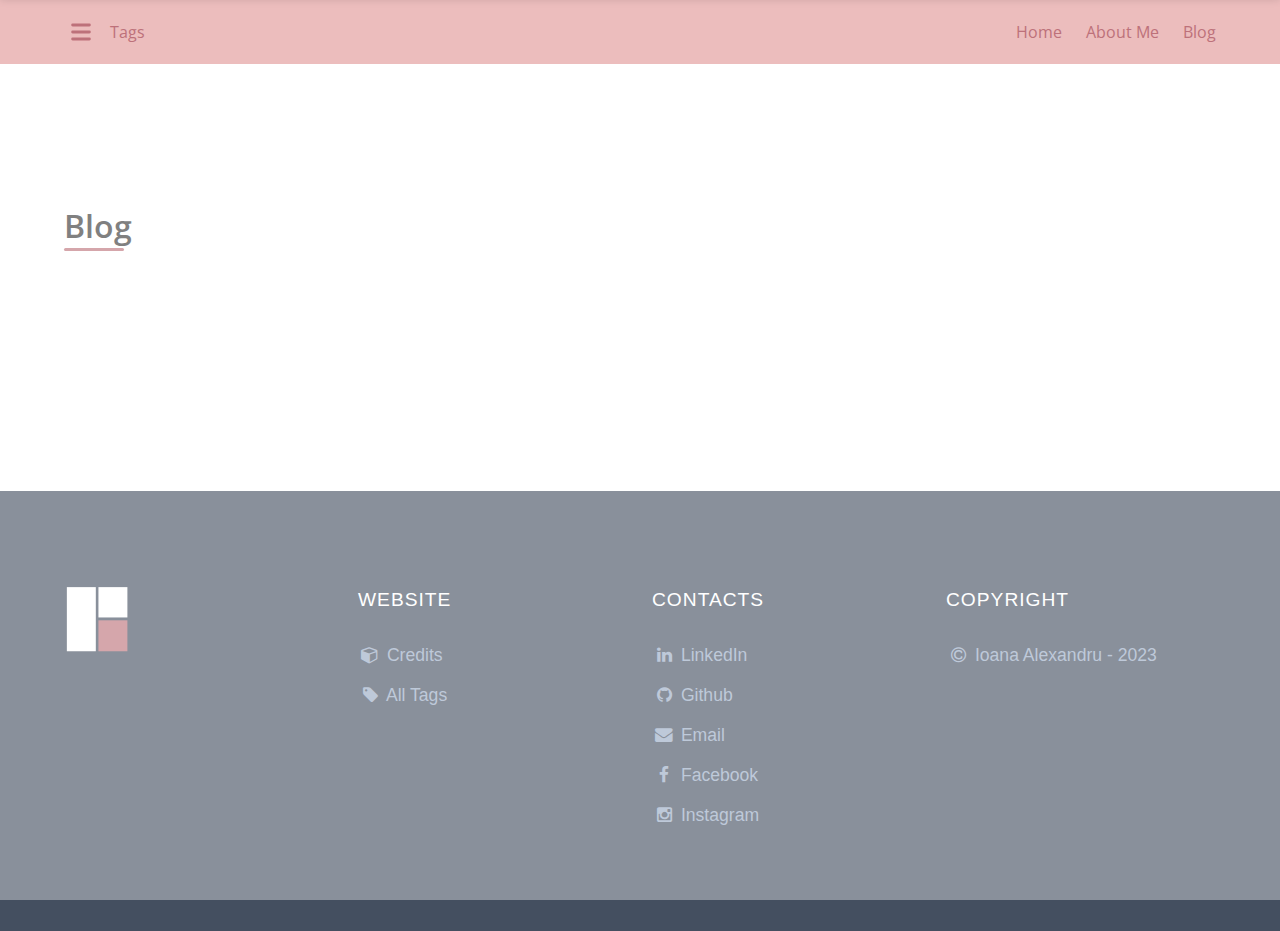
<file: blog/index.html>
<!doctype html><html lang=en-us><head><link rel=icon href=/favicon_main.svg><meta name=description content="Ioana Alexandru. Software Engineer. Mobile Developer. Student. Rookie UI Designer. Photography Aficionado."><meta charset=utf-8><meta name=viewport content="width=device-width,initial-scale=1,shrink-to-fit=no"><meta http-equiv=x-ua-compatible content="ie=edge"><title>Ioana Alexandru - Blog</title><link href="https://fonts.googleapis.com/css?family=Open+Sans" rel=stylesheet><link href="https://fonts.googleapis.com/css?family=Open+Sans" rel=stylesheet><link href="https://fonts.googleapis.com/css?family=Open+Sans" rel=stylesheet><link rel=stylesheet type=text/css href=/css/style.css><link rel=stylesheet type=text/css href=/css/monokai-sublime.9.15.8.min.css><link rel=stylesheet type=text/css href=/css/icons.css><link rel=stylesheet type=text/css href=/css/refresh.css><link rel=stylesheet type=text/css href=/css/devicon.min.css></head><body><script async src="https://www.googletagmanager.com/gtag/js?id=UA-176282416-1"></script>
<script>window.dataLayer=window.dataLayer||[];function gtag(){dataLayer.push(arguments)}gtag("js",new Date),gtag("config","UA-176282416-1")</script><div id=preloader><div id=status></div></div><nav class="navbar is-fresh is-transparent no-shadow" role=navigation aria-label="main navigation"><div class=container><div class=navbar-brand><a class=navbar-item><div class="menu-icon-wrapper left-menu-icon-wrapper" style=visibility:visible><svg width="1e3" height="1e3"><path class="path1" d="M3e2 4e2H7e2c2e2.0 2e2 350-1e2 450A4e2 4e2.0 012e2 2e2L8e2 8e2"/><path class="path2" d="M3e2 5e2H7e2"/><path class="path3" d="M7e2 6e2H3e2c-2e2.0-2e2-4e2 1e2-450A4e2 380 0 112e2 8e2L8e2 2e2"/></svg><button id=menu-icon-trigger class=menu-icon-trigger></button></div><div class="navbar-item left-menu-icon-wrapper">Tags</div></a><div class="navbar-item is-expanded"></div><a class="navbar-item is-hidden-desktop"><div data-target=navbar-menu class="navbar-item right-menu-icon-wrapper is-hidden-desktop">Menu</div><div data-target=navbar-menu class="menu-icon-wrapper right-menu-icon-wrapper" style=visibility:visible><svg width="1e3" height="1e3"><path class="path1" d="M3e2 4e2H7e2c2e2.0 2e2 350-1e2 450A4e2 4e2.0 012e2 2e2L8e2 8e2"/><path class="path2" d="M3e2 5e2H7e2"/><path class="path3" d="M7e2 6e2H3e2c-2e2.0-2e2-4e2 1e2-450A4e2 380 0 112e2 8e2L8e2 2e2"/></svg><button id=menu-icon-trigger class=menu-icon-trigger></button></div></a></div><div id=navbar-menu class="navbar-menu is-static"><div class=navbar-end><a href=/ class="navbar-item is-secondary">Home</a><a href=/about/ class="navbar-item is-secondary">About Me</a><a href=/blog/ class="navbar-item is-secondary">Blog</a></div></div></div></nav><nav id=navbar-clone class="navbar is-fresh is-transparent" role=navigation aria-label="main navigation"><div class=container><div class=navbar-brand><a class=navbar-item><div class="menu-icon-wrapper left-menu-icon-wrapper" style=visibility:visible><svg width="1e3" height="1e3"><path class="path1" d="M3e2 4e2H7e2c2e2.0 2e2 350-1e2 450A4e2 4e2.0 012e2 2e2L8e2 8e2"/><path class="path2" d="M3e2 5e2H7e2"/><path class="path3" d="M7e2 6e2H3e2c-2e2.0-2e2-4e2 1e2-450A4e2 380 0 112e2 8e2L8e2 2e2"/></svg><button id=menu-icon-trigger class=menu-icon-trigger></button></div><div class="navbar-item left-menu-icon-wrapper">Tags</div></a><div class="navbar-item is-expanded"></div><a class="navbar-item is-hidden-desktop"><div data-target=cloned-navbar-menu class="navbar-item right-menu-icon-wrapper is-hidden-desktop">Menu</div><div data-target=cloned-navbar-menu class="menu-icon-wrapper right-menu-icon-wrapper" style=visibility:visible><svg width="1e3" height="1e3"><path class="path1" d="M3e2 4e2H7e2c2e2.0 2e2 350-1e2 450A4e2 4e2.0 012e2 2e2L8e2 8e2"/><path class="path2" d="M3e2 5e2H7e2"/><path class="path3" d="M7e2 6e2H3e2c-2e2.0-2e2-4e2 1e2-450A4e2 380 0 112e2 8e2L8e2 2e2"/></svg><button id=menu-icon-trigger class=menu-icon-trigger></button></div></a></div><div id=cloned-navbar-menu class="navbar-menu is-static"><div class=navbar-end><a href=/ class="navbar-item is-secondary">Home</a><a href=/about/ class="navbar-item is-secondary">About Me</a><a href=/blog/ class="navbar-item is-secondary">Blog</a></div></div></div></nav><section class="section is-medium"><div class=container><h1 class="title section-title">Blog</h1><h5 class="subtitle is-5 is-muted"></h5><div class=divider></div><div class="section is-small"><div class=columns></div></div></div></section><footer class="footer footer-dark"><div class=container><div class=columns><div class=column><img src=/footer.svg alt></div><div class=column><div class=footer-column><div class=footer-header><h3>Website</h3></div><ul class=link-list><li><a href=/credits/><span class=icon><i class="fa fa-cube"></i></span>
Credits</a></li><li><a href=/tags/><span class=icon><i class="fa fa-tag"></i></span>
All Tags</a></li></ul></div></div><div class=column><div class=footer-column><div class=footer-header><h3>Contacts</h3></div><ul class=link-list><li><a href=https://www.linkedin.com/in/ioana-alexandru target=_blank><span class=icon><i class="fa fa-linkedin"></i></span>
LinkedIn</a></li><li><a href=https://github.com/IoanaAlexandru target=_blank><span class=icon><i class="fa fa-github"></i></span>
Github</a></li><li><a href=mailto:mail+blog@ioana-alexandru.com target=_blank><span class=icon><i class="fa fa-envelope"></i></span>
Email</a></li><li><a href=https://facebook.com/ioanaaa.alexandru target=_blank><span class=icon><i class="fa fa-facebook"></i></span>
Facebook</a></li><li><a href=https://instagram.com/ioana.alexandru target=_blank><span class=icon><i class="fa fa-instagram"></i></span>
Instagram</a></li></ul></div></div><div class=column><div class=footer-column><div class=footer-header><h3>Copyright</h3></div><ul class=link-list><li><a><span class=icon><i class="fa fa-copyright"></i></span>
Ioana Alexandru - 2023</a></li></ul></div></div></div></div></footer><div id=backtotop><a href=#></a></div><div class="sidebar scroll"><div class=sidebar-header><img src=/sidebar.svg alt>
<a class=sidebar-close href=javascript:void(0);><i data-feather=x></i></a></div><div class=inner><ul class=sidebar-menu><li class=no-children><a href=/tags/><div class=columns><table width=100%><tr><td><span class=icon><i class="fa fa-cubes"></i></span>
All Tags</td><td class=has-text-right></td></tr></table></div></a></ul></div></div><script src=/js/jquery-2.2.4.js></script>
<script src=/js/feather.4.22.0.js></script>
<script src=/js/modernizr-3.6.0.js></script>
<script src=/js/refresh.js></script><script>window.MathJax={loader:{load:["core","input/tex-base","output/chtml"],source:{core:"/js/mathjax/core.js","input/tex-base":"/js/mathjax/tex-base.js","output/chtml":"/js/mathjax/chtml.js","output/chtml/fonts/tex":"/js/mathjax/tex_out.js"}},chtml:{fontURL:"/fonts"}}</script><script src=/js/mathjax/startup.js></script>
<script src=/js/highlight.9.18.1.js></script>
<script src=/js/highlightjs-line-numbers.2.7.0.min.js></script><script>hljs.initHighlightingOnLoad(),hljs.initLineNumbersOnLoad(),document.addEventListener("DOMContentLoaded",e=>{document.querySelectorAll(".codeinline").forEach(e=>{hljs.highlightBlock(e)})})</script></body></html>
</file>
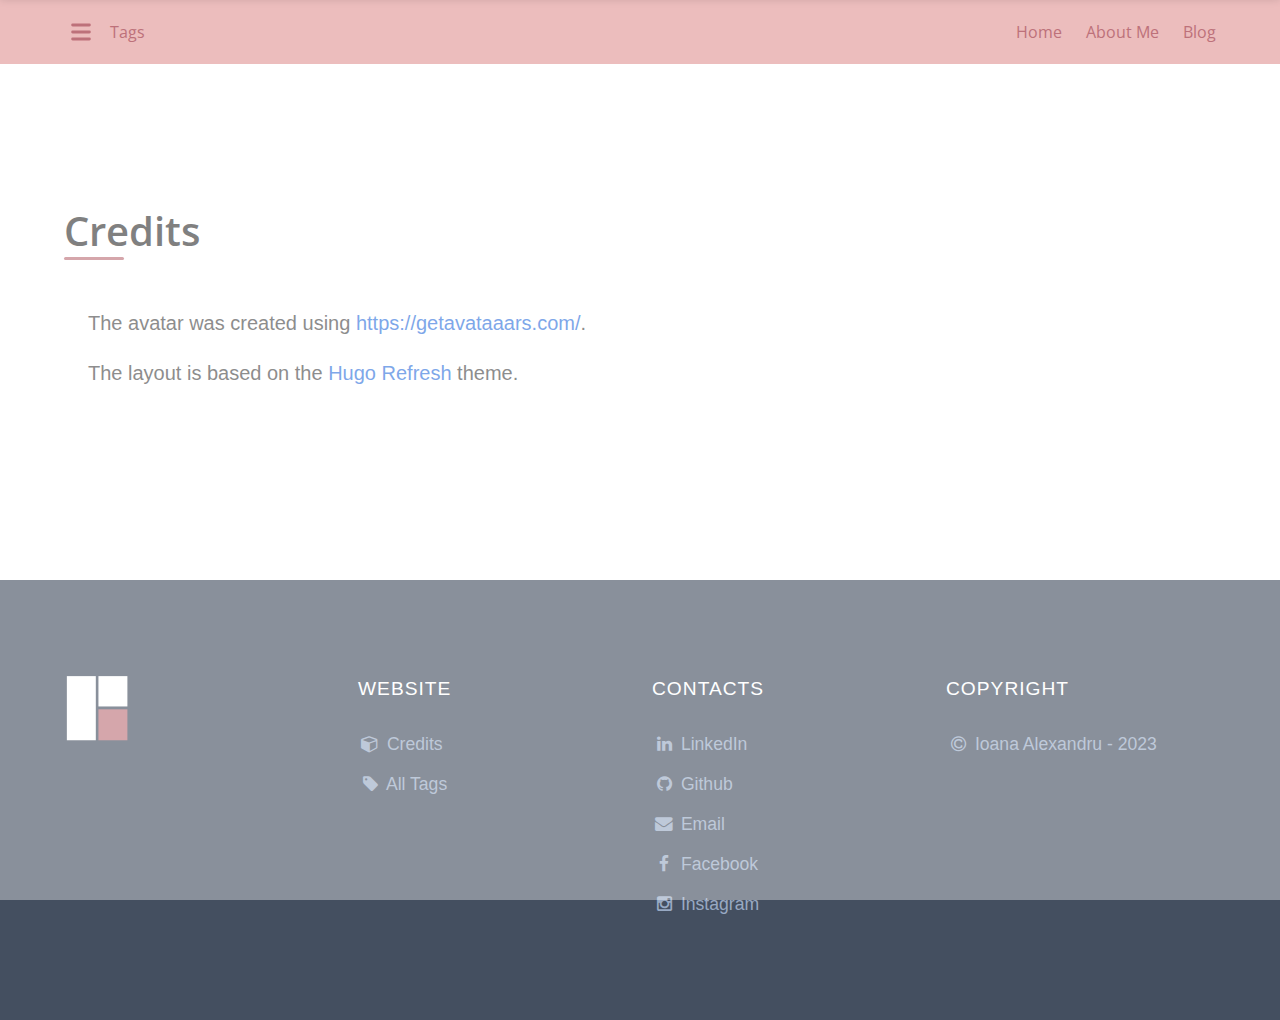
<file: credits/index.html>
<!doctype html><html lang=en-us><head><link rel=icon href=/favicon_main.svg><meta name=description content="Ioana Alexandru. Software Engineer. Mobile Developer. Student. Rookie UI Designer. Photography Aficionado."><meta charset=utf-8><meta name=viewport content="width=device-width,initial-scale=1,shrink-to-fit=no"><meta http-equiv=x-ua-compatible content="ie=edge"><meta property="og:url" content="https://ioanaalexandru.github.io/credits/"><meta property="og:type" content="article"><meta property="og:title" content="Credits"><meta property="og:description" content><meta property="og:image:width" content="375"><meta property="og:image:height" content="250"><meta property="og:image" content="https://ioanaalexandru.github.io/images/default_hu92a4cd282b6bd0342f94d803152fb630_644516_600x0_resize_box_3.png"><title>Ioana Alexandru - Credits</title><link href="https://fonts.googleapis.com/css?family=Open+Sans" rel=stylesheet><link href="https://fonts.googleapis.com/css?family=Open+Sans" rel=stylesheet><link href="https://fonts.googleapis.com/css?family=Open+Sans" rel=stylesheet><link rel=stylesheet type=text/css href=/css/style.css><link rel=stylesheet type=text/css href=/css/monokai-sublime.9.15.8.min.css><link rel=stylesheet type=text/css href=/css/icons.css><link rel=stylesheet type=text/css href=/css/refresh.css><link rel=stylesheet type=text/css href=/css/devicon.min.css></head><body><script async src="https://www.googletagmanager.com/gtag/js?id=UA-176282416-1"></script>
<script>window.dataLayer=window.dataLayer||[];function gtag(){dataLayer.push(arguments)}gtag("js",new Date),gtag("config","UA-176282416-1")</script><div id=preloader><div id=status></div></div><nav class="navbar is-fresh is-transparent no-shadow" role=navigation aria-label="main navigation"><div class=container><div class=navbar-brand><a class=navbar-item><div class="menu-icon-wrapper left-menu-icon-wrapper" style=visibility:visible><svg width="1e3" height="1e3"><path class="path1" d="M3e2 4e2H7e2c2e2.0 2e2 350-1e2 450A4e2 4e2.0 012e2 2e2L8e2 8e2"/><path class="path2" d="M3e2 5e2H7e2"/><path class="path3" d="M7e2 6e2H3e2c-2e2.0-2e2-4e2 1e2-450A4e2 380 0 112e2 8e2L8e2 2e2"/></svg><button id=menu-icon-trigger class=menu-icon-trigger></button></div><div class="navbar-item left-menu-icon-wrapper">Tags</div></a><div class="navbar-item is-expanded"></div><a class="navbar-item is-hidden-desktop"><div data-target=navbar-menu class="navbar-item right-menu-icon-wrapper is-hidden-desktop">Menu</div><div data-target=navbar-menu class="menu-icon-wrapper right-menu-icon-wrapper" style=visibility:visible><svg width="1e3" height="1e3"><path class="path1" d="M3e2 4e2H7e2c2e2.0 2e2 350-1e2 450A4e2 4e2.0 012e2 2e2L8e2 8e2"/><path class="path2" d="M3e2 5e2H7e2"/><path class="path3" d="M7e2 6e2H3e2c-2e2.0-2e2-4e2 1e2-450A4e2 380 0 112e2 8e2L8e2 2e2"/></svg><button id=menu-icon-trigger class=menu-icon-trigger></button></div></a></div><div id=navbar-menu class="navbar-menu is-static"><div class=navbar-end><a href=/ class="navbar-item is-secondary">Home</a><a href=/about/ class="navbar-item is-secondary">About Me</a><a href=/blog/ class="navbar-item is-secondary">Blog</a></div></div></div></nav><nav id=navbar-clone class="navbar is-fresh is-transparent" role=navigation aria-label="main navigation"><div class=container><div class=navbar-brand><a class=navbar-item><div class="menu-icon-wrapper left-menu-icon-wrapper" style=visibility:visible><svg width="1e3" height="1e3"><path class="path1" d="M3e2 4e2H7e2c2e2.0 2e2 350-1e2 450A4e2 4e2.0 012e2 2e2L8e2 8e2"/><path class="path2" d="M3e2 5e2H7e2"/><path class="path3" d="M7e2 6e2H3e2c-2e2.0-2e2-4e2 1e2-450A4e2 380 0 112e2 8e2L8e2 2e2"/></svg><button id=menu-icon-trigger class=menu-icon-trigger></button></div><div class="navbar-item left-menu-icon-wrapper">Tags</div></a><div class="navbar-item is-expanded"></div><a class="navbar-item is-hidden-desktop"><div data-target=cloned-navbar-menu class="navbar-item right-menu-icon-wrapper is-hidden-desktop">Menu</div><div data-target=cloned-navbar-menu class="menu-icon-wrapper right-menu-icon-wrapper" style=visibility:visible><svg width="1e3" height="1e3"><path class="path1" d="M3e2 4e2H7e2c2e2.0 2e2 350-1e2 450A4e2 4e2.0 012e2 2e2L8e2 8e2"/><path class="path2" d="M3e2 5e2H7e2"/><path class="path3" d="M7e2 6e2H3e2c-2e2.0-2e2-4e2 1e2-450A4e2 380 0 112e2 8e2L8e2 2e2"/></svg><button id=menu-icon-trigger class=menu-icon-trigger></button></div></a></div><div id=cloned-navbar-menu class="navbar-menu is-static"><div class=navbar-end><a href=/ class="navbar-item is-secondary">Home</a><a href=/about/ class="navbar-item is-secondary">About Me</a><a href=/blog/ class="navbar-item is-secondary">Blog</a></div></div></div></nav><section class="section is-medium"><div class=container><div class=columns><div class="column is-centered-tablet-portrait"><h1 class="title is-2 section-title">Credits</h1><h5 class="subtitle is-5 is-muted"></h5><div class=divider></div><section class="section content has-text-justified"><p>The avatar was created using <a href=https://getavataaars.com/>https://getavataaars.com/</a>.</p><p>The layout is based on the <a href=https://themes.gohugo.io/hugo-refresh/>Hugo Refresh</a> theme.</p></section></div></div></div></section><footer class="footer footer-dark"><div class=container><div class=columns><div class=column><img src=/footer.svg alt></div><div class=column><div class=footer-column><div class=footer-header><h3>Website</h3></div><ul class=link-list><li><a href=/credits/><span class=icon><i class="fa fa-cube"></i></span>
Credits</a></li><li><a href=/tags/><span class=icon><i class="fa fa-tag"></i></span>
All Tags</a></li></ul></div></div><div class=column><div class=footer-column><div class=footer-header><h3>Contacts</h3></div><ul class=link-list><li><a href=https://www.linkedin.com/in/ioana-alexandru target=_blank><span class=icon><i class="fa fa-linkedin"></i></span>
LinkedIn</a></li><li><a href=https://github.com/IoanaAlexandru target=_blank><span class=icon><i class="fa fa-github"></i></span>
Github</a></li><li><a href=mailto:mail+blog@ioana-alexandru.com target=_blank><span class=icon><i class="fa fa-envelope"></i></span>
Email</a></li><li><a href=https://facebook.com/ioanaaa.alexandru target=_blank><span class=icon><i class="fa fa-facebook"></i></span>
Facebook</a></li><li><a href=https://instagram.com/ioana.alexandru target=_blank><span class=icon><i class="fa fa-instagram"></i></span>
Instagram</a></li></ul></div></div><div class=column><div class=footer-column><div class=footer-header><h3>Copyright</h3></div><ul class=link-list><li><a><span class=icon><i class="fa fa-copyright"></i></span>
Ioana Alexandru - 2023</a></li></ul></div></div></div></div></footer><div id=backtotop><a href=#></a></div><div class="sidebar scroll"><div class=sidebar-header><img src=/sidebar.svg alt>
<a class=sidebar-close href=javascript:void(0);><i data-feather=x></i></a></div><div class=inner><ul class=sidebar-menu><li class=no-children><a href=/tags/><div class=columns><table width=100%><tr><td><span class=icon><i class="fa fa-cubes"></i></span>
All Tags</td><td class=has-text-right></td></tr></table></div></a></ul></div></div><script src=/js/jquery-2.2.4.js></script>
<script src=/js/feather.4.22.0.js></script>
<script src=/js/modernizr-3.6.0.js></script>
<script src=/js/refresh.js></script><script>window.MathJax={loader:{load:["core","input/tex-base","output/chtml"],source:{core:"/js/mathjax/core.js","input/tex-base":"/js/mathjax/tex-base.js","output/chtml":"/js/mathjax/chtml.js","output/chtml/fonts/tex":"/js/mathjax/tex_out.js"}},chtml:{fontURL:"/fonts"}}</script><script src=/js/mathjax/startup.js></script>
<script src=/js/highlight.9.18.1.js></script>
<script src=/js/highlightjs-line-numbers.2.7.0.min.js></script><script>hljs.initHighlightingOnLoad(),hljs.initLineNumbersOnLoad(),document.addEventListener("DOMContentLoaded",e=>{document.querySelectorAll(".codeinline").forEach(e=>{hljs.highlightBlock(e)})})</script></body></html>
</file>
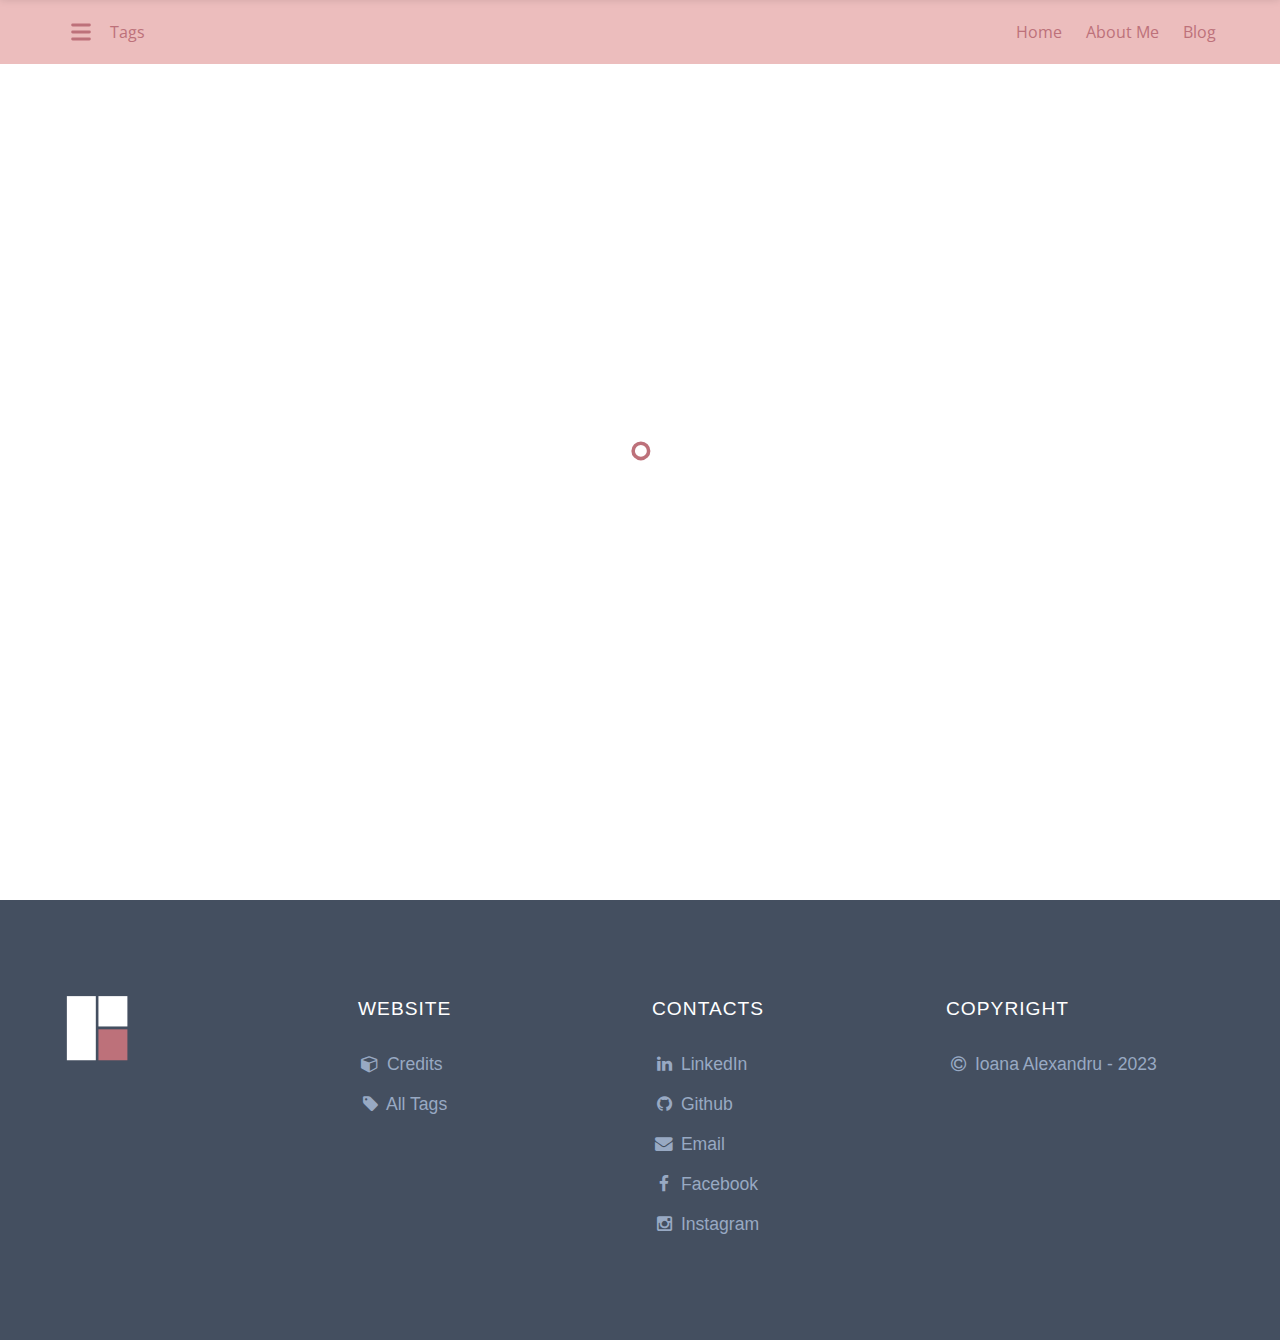
<file: en/index.html>
<!doctype html><html lang=en-us><head><title>https://ioanaalexandru.github.io</title><link rel=canonical href=https://ioanaalexandru.github.io><meta name=robots content="noindex"><meta charset=utf-8><meta http-equiv=refresh content="0; url=https://ioanaalexandru.github.io"></head></html>
</file>
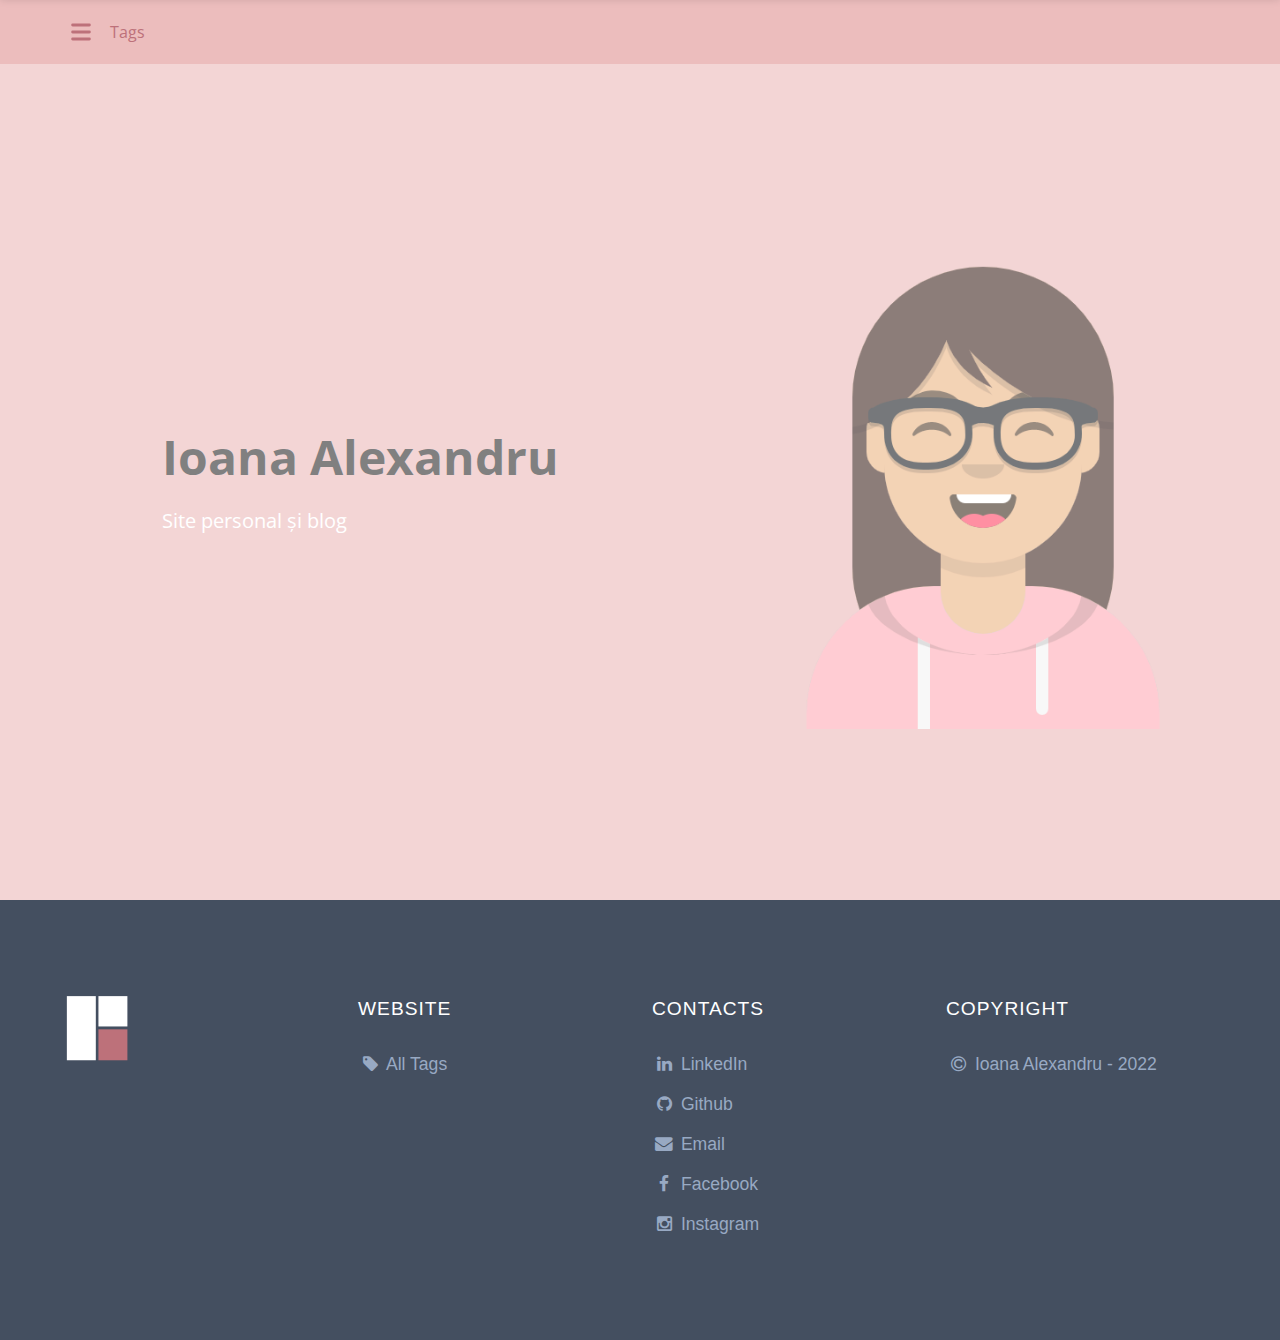
<file: ro/index.html>
<!doctype html><html lang=en-us><head><meta name=generator content="Hugo 0.111.3"><link rel=icon href=/favicon_main.svg><meta name=description content="Ioana Alexandru. Software Engineer. Mobile Developer. Student. Rookie UI Designer. Photography Aficionado."><meta charset=utf-8><meta name=viewport content="width=device-width,initial-scale=1,shrink-to-fit=no"><meta http-equiv=x-ua-compatible content="ie=edge"><title>Ioana Alexandru</title><link href="https://fonts.googleapis.com/css?family=Open+Sans" rel=stylesheet><link href="https://fonts.googleapis.com/css?family=Open+Sans" rel=stylesheet><link href="https://fonts.googleapis.com/css?family=Open+Sans" rel=stylesheet><link rel=stylesheet type=text/css href=/css/style.css><link rel=stylesheet type=text/css href=/css/monokai-sublime.9.15.8.min.css><link rel=stylesheet type=text/css href=/css/icons.css><link rel=stylesheet type=text/css href=/css/refresh.css><link rel=stylesheet type=text/css href=/css/devicon.min.css></head><body><script async src="https://www.googletagmanager.com/gtag/js?id=UA-176282416-1"></script>
<script>window.dataLayer=window.dataLayer||[];function gtag(){dataLayer.push(arguments)}gtag("js",new Date),gtag("config","UA-176282416-1")</script><div id=preloader><div id=status></div></div><section class="hero is-fullheight is-default is-bold"><nav class="navbar is-fresh is-transparent no-shadow" role=navigation aria-label="main navigation"><div class=container><div class=navbar-brand><a class=navbar-item><div class="menu-icon-wrapper left-menu-icon-wrapper" style=visibility:visible><svg width="1e3" height="1e3"><path class="path1" d="M3e2 4e2H7e2c2e2.0 2e2 350-1e2 450A4e2 4e2.0 012e2 2e2L8e2 8e2"/><path class="path2" d="M3e2 5e2H7e2"/><path class="path3" d="M7e2 6e2H3e2c-2e2.0-2e2-4e2 1e2-450A4e2 380 0 112e2 8e2L8e2 2e2"/></svg><button id=menu-icon-trigger class=menu-icon-trigger></button></div><div class="navbar-item left-menu-icon-wrapper">Tags</div></a><div class="navbar-item is-expanded"></div><a class="navbar-item is-hidden-desktop"><div data-target=navbar-menu class="navbar-item right-menu-icon-wrapper is-hidden-desktop">Menu</div><div data-target=navbar-menu class="menu-icon-wrapper right-menu-icon-wrapper" style=visibility:visible><svg width="1e3" height="1e3"><path class="path1" d="M3e2 4e2H7e2c2e2.0 2e2 350-1e2 450A4e2 4e2.0 012e2 2e2L8e2 8e2"/><path class="path2" d="M3e2 5e2H7e2"/><path class="path3" d="M7e2 6e2H3e2c-2e2.0-2e2-4e2 1e2-450A4e2 380 0 112e2 8e2L8e2 2e2"/></svg><button id=menu-icon-trigger class=menu-icon-trigger></button></div></a></div><div id=navbar-menu class="navbar-menu is-static"><div class=navbar-end></div></div></div></nav><nav id=navbar-clone class="navbar is-fresh is-transparent" role=navigation aria-label="main navigation"><div class=container><div class=navbar-brand><a class=navbar-item><div class="menu-icon-wrapper left-menu-icon-wrapper" style=visibility:visible><svg width="1e3" height="1e3"><path class="path1" d="M3e2 4e2H7e2c2e2.0 2e2 350-1e2 450A4e2 4e2.0 012e2 2e2L8e2 8e2"/><path class="path2" d="M3e2 5e2H7e2"/><path class="path3" d="M7e2 6e2H3e2c-2e2.0-2e2-4e2 1e2-450A4e2 380 0 112e2 8e2L8e2 2e2"/></svg><button id=menu-icon-trigger class=menu-icon-trigger></button></div><div class="navbar-item left-menu-icon-wrapper">Tags</div></a><div class="navbar-item is-expanded"></div><a class="navbar-item is-hidden-desktop"><div data-target=cloned-navbar-menu class="navbar-item right-menu-icon-wrapper is-hidden-desktop">Menu</div><div data-target=cloned-navbar-menu class="menu-icon-wrapper right-menu-icon-wrapper" style=visibility:visible><svg width="1e3" height="1e3"><path class="path1" d="M3e2 4e2H7e2c2e2.0 2e2 350-1e2 450A4e2 4e2.0 012e2 2e2L8e2 8e2"/><path class="path2" d="M3e2 5e2H7e2"/><path class="path3" d="M7e2 6e2H3e2c-2e2.0-2e2-4e2 1e2-450A4e2 380 0 112e2 8e2L8e2 2e2"/></svg><button id=menu-icon-trigger class=menu-icon-trigger></button></div></a></div><div id=cloned-navbar-menu class="navbar-menu is-static"><div class=navbar-end></div></div></div></nav><div class=hero-body><div class=container><div class="columns is-vcentered"><div class="column is-5 is-offset-1 landing-caption"><h1 class="title is-1 is-bold is-spaced">Ioana Alexandru</h1><h2 class="subtitle is-5 is-muted">Site personal și blog</h2></div><div class="column is-5 is-offset-1"><figure class=image><img src=/images/avataaars.png style=width:500px alt=Myself></figure></div></div></div></div></section><footer class="footer footer-dark"><div class=container><div class=columns><div class=column><img src=/footer.svg alt></div><div class=column><div class=footer-column><div class=footer-header><h3>Website</h3></div><ul class=link-list><li></li><li><a href=/ro/tags/><span class=icon><i class="fa fa-tag"></i></span>
All Tags</a></li></ul></div></div><div class=column><div class=footer-column><div class=footer-header><h3>Contacts</h3></div><ul class=link-list><li><a href=https://www.linkedin.com/in/ioana-alexandru target=_blank><span class=icon><i class="fa fa-linkedin"></i></span>
LinkedIn</a></li><li><a href=https://github.com/IoanaAlexandru target=_blank><span class=icon><i class="fa fa-github"></i></span>
Github</a></li><li><a href=mailto:mail+blog@ioana-alexandru.com target=_blank><span class=icon><i class="fa fa-envelope"></i></span>
Email</a></li><li><a href=https://facebook.com/ioanaaa.alexandru target=_blank><span class=icon><i class="fa fa-facebook"></i></span>
Facebook</a></li><li><a href=https://instagram.com/ioana.alexandru target=_blank><span class=icon><i class="fa fa-instagram"></i></span>
Instagram</a></li></ul></div></div><div class=column><div class=footer-column><div class=footer-header><h3>Copyright</h3></div><ul class=link-list><li><a><span class=icon><i class="fa fa-copyright"></i></span>
Ioana Alexandru - 2022</a></li></ul></div></div></div></div></footer><div id=backtotop><a href=#></a></div><div class="sidebar scroll"><div class=sidebar-header><img src=/sidebar.svg alt>
<a class=sidebar-close href=javascript:void(0);><i data-feather=x></i></a></div><div class=inner><ul class=sidebar-menu><li class=no-children><a href=/ro/tags/><div class=columns><table width=100%><tr><td><span class=icon><i class="fa fa-cubes"></i></span>
All Tags</td><td class=has-text-right></td></tr></table></div></a></ul></div></div><script src=/js/jquery-2.2.4.js></script>
<script src=/js/feather.4.22.0.js></script>
<script src=/js/modernizr-3.6.0.js></script>
<script src=/js/refresh.js></script><script>window.MathJax={loader:{load:["core","input/tex-base","output/chtml"],source:{core:"/js/mathjax/core.js","input/tex-base":"/js/mathjax/tex-base.js","output/chtml":"/js/mathjax/chtml.js","output/chtml/fonts/tex":"/js/mathjax/tex_out.js"}},chtml:{fontURL:"/fonts"}}</script><script src=/js/mathjax/startup.js></script>
<script src=/js/highlight.9.18.1.js></script>
<script src=/js/highlightjs-line-numbers.2.7.0.min.js></script><script>hljs.initHighlightingOnLoad(),hljs.initLineNumbersOnLoad(),document.addEventListener("DOMContentLoaded",e=>{document.querySelectorAll(".codeinline").forEach(e=>{hljs.highlightBlock(e)})})</script></body></html>
</file>
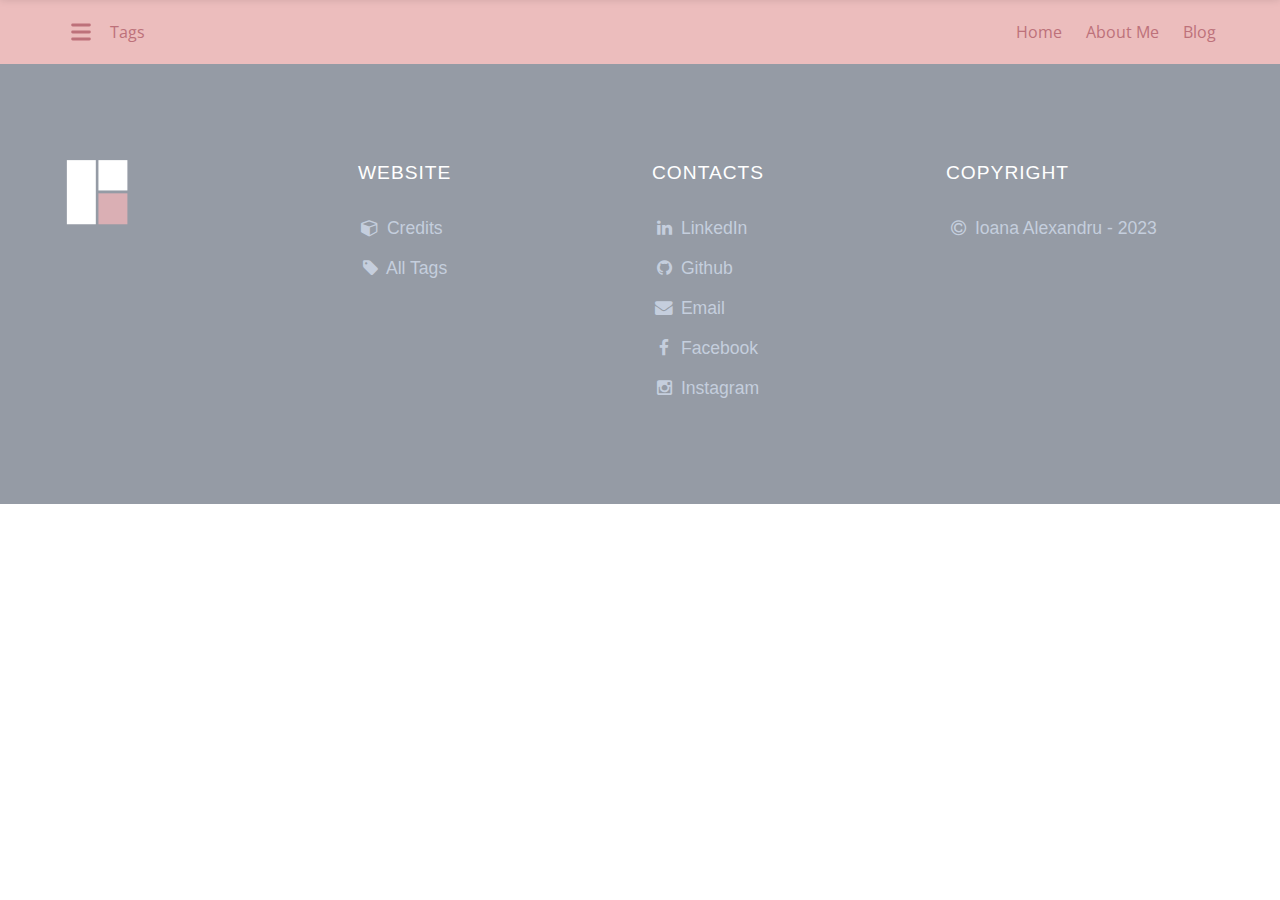
<file: tags/index.html>
<!doctype html><html lang=en-us><head><link rel=icon href=/favicon_main.svg><meta name=description content="Ioana Alexandru. Software Engineer. Mobile Developer. Student. Rookie UI Designer. Photography Aficionado."><meta charset=utf-8><meta name=viewport content="width=device-width,initial-scale=1,shrink-to-fit=no"><meta http-equiv=x-ua-compatible content="ie=edge"><title>Ioana Alexandru - Tags</title><link href="https://fonts.googleapis.com/css?family=Open+Sans" rel=stylesheet><link href="https://fonts.googleapis.com/css?family=Open+Sans" rel=stylesheet><link href="https://fonts.googleapis.com/css?family=Open+Sans" rel=stylesheet><link rel=stylesheet type=text/css href=/css/style.css><link rel=stylesheet type=text/css href=/css/monokai-sublime.9.15.8.min.css><link rel=stylesheet type=text/css href=/css/icons.css><link rel=stylesheet type=text/css href=/css/refresh.css><link rel=stylesheet type=text/css href=/css/devicon.min.css></head><body><script async src="https://www.googletagmanager.com/gtag/js?id=UA-176282416-1"></script>
<script>window.dataLayer=window.dataLayer||[];function gtag(){dataLayer.push(arguments)}gtag("js",new Date),gtag("config","UA-176282416-1")</script><div id=preloader><div id=status></div></div><nav class="navbar is-fresh is-transparent no-shadow" role=navigation aria-label="main navigation"><div class=container><div class=navbar-brand><a class=navbar-item><div class="menu-icon-wrapper left-menu-icon-wrapper" style=visibility:visible><svg width="1e3" height="1e3"><path class="path1" d="M3e2 4e2H7e2c2e2.0 2e2 350-1e2 450A4e2 4e2.0 012e2 2e2L8e2 8e2"/><path class="path2" d="M3e2 5e2H7e2"/><path class="path3" d="M7e2 6e2H3e2c-2e2.0-2e2-4e2 1e2-450A4e2 380 0 112e2 8e2L8e2 2e2"/></svg><button id=menu-icon-trigger class=menu-icon-trigger></button></div><div class="navbar-item left-menu-icon-wrapper">Tags</div></a><div class="navbar-item is-expanded"></div><a class="navbar-item is-hidden-desktop"><div data-target=navbar-menu class="navbar-item right-menu-icon-wrapper is-hidden-desktop">Menu</div><div data-target=navbar-menu class="menu-icon-wrapper right-menu-icon-wrapper" style=visibility:visible><svg width="1e3" height="1e3"><path class="path1" d="M3e2 4e2H7e2c2e2.0 2e2 350-1e2 450A4e2 4e2.0 012e2 2e2L8e2 8e2"/><path class="path2" d="M3e2 5e2H7e2"/><path class="path3" d="M7e2 6e2H3e2c-2e2.0-2e2-4e2 1e2-450A4e2 380 0 112e2 8e2L8e2 2e2"/></svg><button id=menu-icon-trigger class=menu-icon-trigger></button></div></a></div><div id=navbar-menu class="navbar-menu is-static"><div class=navbar-end><a href=/ class="navbar-item is-secondary">Home</a><a href=/about/ class="navbar-item is-secondary">About Me</a><a href=/blog/ class="navbar-item is-secondary">Blog</a></div></div></div></nav><nav id=navbar-clone class="navbar is-fresh is-transparent" role=navigation aria-label="main navigation"><div class=container><div class=navbar-brand><a class=navbar-item><div class="menu-icon-wrapper left-menu-icon-wrapper" style=visibility:visible><svg width="1e3" height="1e3"><path class="path1" d="M3e2 4e2H7e2c2e2.0 2e2 350-1e2 450A4e2 4e2.0 012e2 2e2L8e2 8e2"/><path class="path2" d="M3e2 5e2H7e2"/><path class="path3" d="M7e2 6e2H3e2c-2e2.0-2e2-4e2 1e2-450A4e2 380 0 112e2 8e2L8e2 2e2"/></svg><button id=menu-icon-trigger class=menu-icon-trigger></button></div><div class="navbar-item left-menu-icon-wrapper">Tags</div></a><div class="navbar-item is-expanded"></div><a class="navbar-item is-hidden-desktop"><div data-target=cloned-navbar-menu class="navbar-item right-menu-icon-wrapper is-hidden-desktop">Menu</div><div data-target=cloned-navbar-menu class="menu-icon-wrapper right-menu-icon-wrapper" style=visibility:visible><svg width="1e3" height="1e3"><path class="path1" d="M3e2 4e2H7e2c2e2.0 2e2 350-1e2 450A4e2 4e2.0 012e2 2e2L8e2 8e2"/><path class="path2" d="M3e2 5e2H7e2"/><path class="path3" d="M7e2 6e2H3e2c-2e2.0-2e2-4e2 1e2-450A4e2 380 0 112e2 8e2L8e2 2e2"/></svg><button id=menu-icon-trigger class=menu-icon-trigger></button></div></a></div><div id=cloned-navbar-menu class="navbar-menu is-static"><div class=navbar-end><a href=/ class="navbar-item is-secondary">Home</a><a href=/about/ class="navbar-item is-secondary">About Me</a><a href=/blog/ class="navbar-item is-secondary">Blog</a></div></div></div></nav><footer class="footer footer-dark"><div class=container><div class=columns><div class=column><img src=/footer.svg alt></div><div class=column><div class=footer-column><div class=footer-header><h3>Website</h3></div><ul class=link-list><li><a href=/credits/><span class=icon><i class="fa fa-cube"></i></span>
Credits</a></li><li><a href=/tags/><span class=icon><i class="fa fa-tag"></i></span>
All Tags</a></li></ul></div></div><div class=column><div class=footer-column><div class=footer-header><h3>Contacts</h3></div><ul class=link-list><li><a href=https://www.linkedin.com/in/ioana-alexandru target=_blank><span class=icon><i class="fa fa-linkedin"></i></span>
LinkedIn</a></li><li><a href=https://github.com/IoanaAlexandru target=_blank><span class=icon><i class="fa fa-github"></i></span>
Github</a></li><li><a href=mailto:mail+blog@ioana-alexandru.com target=_blank><span class=icon><i class="fa fa-envelope"></i></span>
Email</a></li><li><a href=https://facebook.com/ioanaaa.alexandru target=_blank><span class=icon><i class="fa fa-facebook"></i></span>
Facebook</a></li><li><a href=https://instagram.com/ioana.alexandru target=_blank><span class=icon><i class="fa fa-instagram"></i></span>
Instagram</a></li></ul></div></div><div class=column><div class=footer-column><div class=footer-header><h3>Copyright</h3></div><ul class=link-list><li><a><span class=icon><i class="fa fa-copyright"></i></span>
Ioana Alexandru - 2023</a></li></ul></div></div></div></div></footer><div id=backtotop><a href=#></a></div><div class="sidebar scroll"><div class=sidebar-header><img src=/sidebar.svg alt>
<a class=sidebar-close href=javascript:void(0);><i data-feather=x></i></a></div><div class=inner><ul class=sidebar-menu><li class=no-children><a href=/tags/><div class=columns><table width=100%><tr><td><span class=icon><i class="fa fa-cubes"></i></span>
All Tags</td><td class=has-text-right></td></tr></table></div></a></ul></div></div><script src=/js/jquery-2.2.4.js></script>
<script src=/js/feather.4.22.0.js></script>
<script src=/js/modernizr-3.6.0.js></script>
<script src=/js/refresh.js></script><script>window.MathJax={loader:{load:["core","input/tex-base","output/chtml"],source:{core:"/js/mathjax/core.js","input/tex-base":"/js/mathjax/tex-base.js","output/chtml":"/js/mathjax/chtml.js","output/chtml/fonts/tex":"/js/mathjax/tex_out.js"}},chtml:{fontURL:"/fonts"}}</script><script src=/js/mathjax/startup.js></script>
<script src=/js/highlight.9.18.1.js></script>
<script src=/js/highlightjs-line-numbers.2.7.0.min.js></script><script>hljs.initHighlightingOnLoad(),hljs.initLineNumbersOnLoad(),document.addEventListener("DOMContentLoaded",e=>{document.querySelectorAll(".codeinline").forEach(e=>{hljs.highlightBlock(e)})})</script></body></html>
</file>
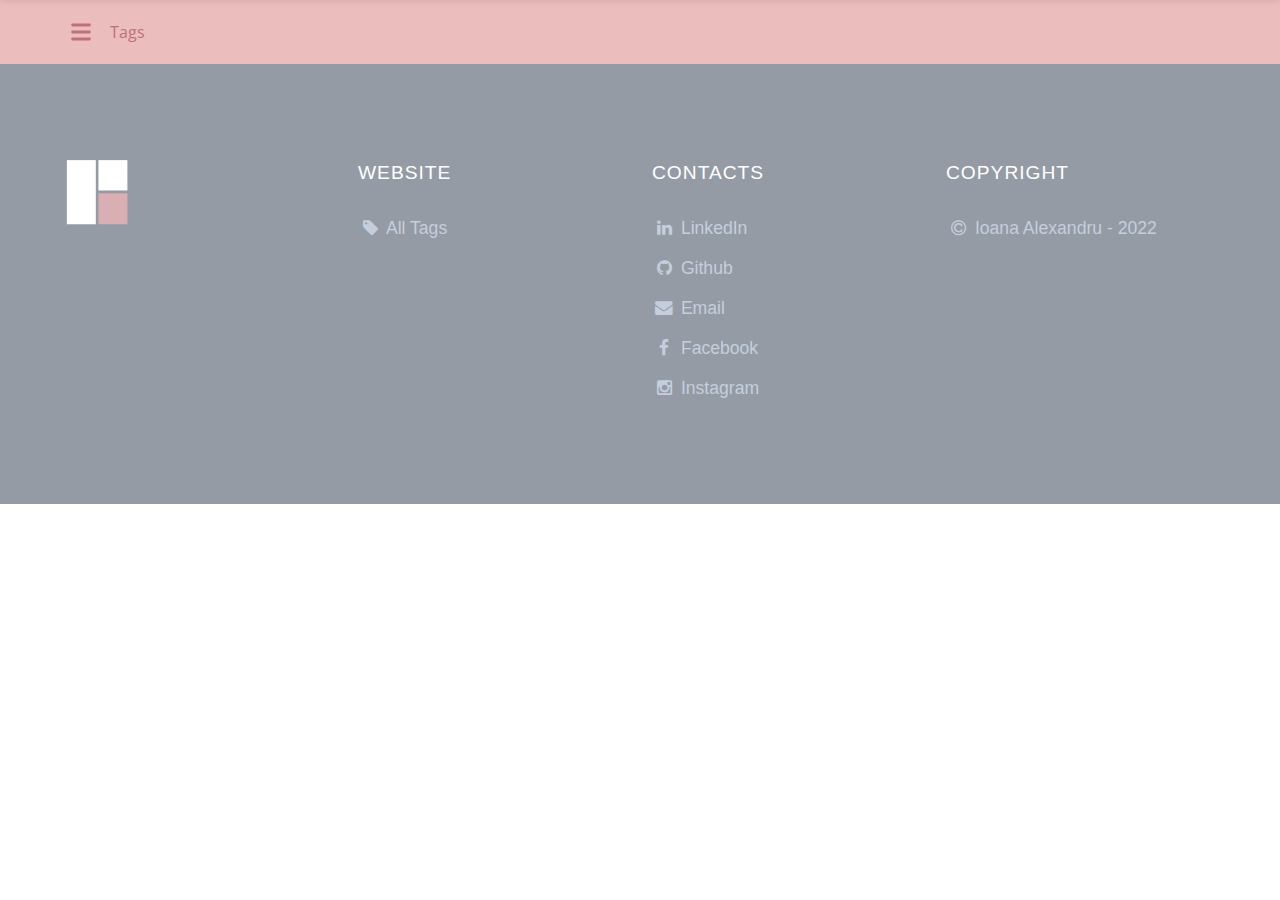
<file: ro/tags/index.html>
<!doctype html><html lang=en-us><head><link rel=icon href=/favicon_main.svg><meta name=description content="Ioana Alexandru. Software Engineer. Mobile Developer. Student. Rookie UI Designer. Photography Aficionado."><meta charset=utf-8><meta name=viewport content="width=device-width,initial-scale=1,shrink-to-fit=no"><meta http-equiv=x-ua-compatible content="ie=edge"><title>Ioana Alexandru - Tags</title><link href="https://fonts.googleapis.com/css?family=Open+Sans" rel=stylesheet><link href="https://fonts.googleapis.com/css?family=Open+Sans" rel=stylesheet><link href="https://fonts.googleapis.com/css?family=Open+Sans" rel=stylesheet><link rel=stylesheet type=text/css href=/css/style.css><link rel=stylesheet type=text/css href=/css/monokai-sublime.9.15.8.min.css><link rel=stylesheet type=text/css href=/css/icons.css><link rel=stylesheet type=text/css href=/css/refresh.css><link rel=stylesheet type=text/css href=/css/devicon.min.css></head><body><script async src="https://www.googletagmanager.com/gtag/js?id=UA-176282416-1"></script>
<script>window.dataLayer=window.dataLayer||[];function gtag(){dataLayer.push(arguments)}gtag("js",new Date),gtag("config","UA-176282416-1")</script><div id=preloader><div id=status></div></div><nav class="navbar is-fresh is-transparent no-shadow" role=navigation aria-label="main navigation"><div class=container><div class=navbar-brand><a class=navbar-item><div class="menu-icon-wrapper left-menu-icon-wrapper" style=visibility:visible><svg width="1e3" height="1e3"><path class="path1" d="M3e2 4e2H7e2c2e2.0 2e2 350-1e2 450A4e2 4e2.0 012e2 2e2L8e2 8e2"/><path class="path2" d="M3e2 5e2H7e2"/><path class="path3" d="M7e2 6e2H3e2c-2e2.0-2e2-4e2 1e2-450A4e2 380 0 112e2 8e2L8e2 2e2"/></svg><button id=menu-icon-trigger class=menu-icon-trigger></button></div><div class="navbar-item left-menu-icon-wrapper">Tags</div></a><div class="navbar-item is-expanded"></div><a class="navbar-item is-hidden-desktop"><div data-target=navbar-menu class="navbar-item right-menu-icon-wrapper is-hidden-desktop">Menu</div><div data-target=navbar-menu class="menu-icon-wrapper right-menu-icon-wrapper" style=visibility:visible><svg width="1e3" height="1e3"><path class="path1" d="M3e2 4e2H7e2c2e2.0 2e2 350-1e2 450A4e2 4e2.0 012e2 2e2L8e2 8e2"/><path class="path2" d="M3e2 5e2H7e2"/><path class="path3" d="M7e2 6e2H3e2c-2e2.0-2e2-4e2 1e2-450A4e2 380 0 112e2 8e2L8e2 2e2"/></svg><button id=menu-icon-trigger class=menu-icon-trigger></button></div></a></div><div id=navbar-menu class="navbar-menu is-static"><div class=navbar-end></div></div></div></nav><nav id=navbar-clone class="navbar is-fresh is-transparent" role=navigation aria-label="main navigation"><div class=container><div class=navbar-brand><a class=navbar-item><div class="menu-icon-wrapper left-menu-icon-wrapper" style=visibility:visible><svg width="1e3" height="1e3"><path class="path1" d="M3e2 4e2H7e2c2e2.0 2e2 350-1e2 450A4e2 4e2.0 012e2 2e2L8e2 8e2"/><path class="path2" d="M3e2 5e2H7e2"/><path class="path3" d="M7e2 6e2H3e2c-2e2.0-2e2-4e2 1e2-450A4e2 380 0 112e2 8e2L8e2 2e2"/></svg><button id=menu-icon-trigger class=menu-icon-trigger></button></div><div class="navbar-item left-menu-icon-wrapper">Tags</div></a><div class="navbar-item is-expanded"></div><a class="navbar-item is-hidden-desktop"><div data-target=cloned-navbar-menu class="navbar-item right-menu-icon-wrapper is-hidden-desktop">Menu</div><div data-target=cloned-navbar-menu class="menu-icon-wrapper right-menu-icon-wrapper" style=visibility:visible><svg width="1e3" height="1e3"><path class="path1" d="M3e2 4e2H7e2c2e2.0 2e2 350-1e2 450A4e2 4e2.0 012e2 2e2L8e2 8e2"/><path class="path2" d="M3e2 5e2H7e2"/><path class="path3" d="M7e2 6e2H3e2c-2e2.0-2e2-4e2 1e2-450A4e2 380 0 112e2 8e2L8e2 2e2"/></svg><button id=menu-icon-trigger class=menu-icon-trigger></button></div></a></div><div id=cloned-navbar-menu class="navbar-menu is-static"><div class=navbar-end></div></div></div></nav><footer class="footer footer-dark"><div class=container><div class=columns><div class=column><img src=/footer.svg alt></div><div class=column><div class=footer-column><div class=footer-header><h3>Website</h3></div><ul class=link-list><li></li><li><a href=/ro/tags/><span class=icon><i class="fa fa-tag"></i></span>
All Tags</a></li></ul></div></div><div class=column><div class=footer-column><div class=footer-header><h3>Contacts</h3></div><ul class=link-list><li><a href=https://www.linkedin.com/in/ioana-alexandru target=_blank><span class=icon><i class="fa fa-linkedin"></i></span>
LinkedIn</a></li><li><a href=https://github.com/IoanaAlexandru target=_blank><span class=icon><i class="fa fa-github"></i></span>
Github</a></li><li><a href=mailto:mail+blog@ioana-alexandru.com target=_blank><span class=icon><i class="fa fa-envelope"></i></span>
Email</a></li><li><a href=https://facebook.com/ioanaaa.alexandru target=_blank><span class=icon><i class="fa fa-facebook"></i></span>
Facebook</a></li><li><a href=https://instagram.com/ioana.alexandru target=_blank><span class=icon><i class="fa fa-instagram"></i></span>
Instagram</a></li></ul></div></div><div class=column><div class=footer-column><div class=footer-header><h3>Copyright</h3></div><ul class=link-list><li><a><span class=icon><i class="fa fa-copyright"></i></span>
Ioana Alexandru - 2022</a></li></ul></div></div></div></div></footer><div id=backtotop><a href=#></a></div><div class="sidebar scroll"><div class=sidebar-header><img src=/sidebar.svg alt>
<a class=sidebar-close href=javascript:void(0);><i data-feather=x></i></a></div><div class=inner><ul class=sidebar-menu><li class=no-children><a href=/ro/tags/><div class=columns><table width=100%><tr><td><span class=icon><i class="fa fa-cubes"></i></span>
All Tags</td><td class=has-text-right></td></tr></table></div></a></ul></div></div><script src=/js/jquery-2.2.4.js></script>
<script src=/js/feather.4.22.0.js></script>
<script src=/js/modernizr-3.6.0.js></script>
<script src=/js/refresh.js></script><script>window.MathJax={loader:{load:["core","input/tex-base","output/chtml"],source:{core:"/js/mathjax/core.js","input/tex-base":"/js/mathjax/tex-base.js","output/chtml":"/js/mathjax/chtml.js","output/chtml/fonts/tex":"/js/mathjax/tex_out.js"}},chtml:{fontURL:"/fonts"}}</script><script src=/js/mathjax/startup.js></script>
<script src=/js/highlight.9.18.1.js></script>
<script src=/js/highlightjs-line-numbers.2.7.0.min.js></script><script>hljs.initHighlightingOnLoad(),hljs.initLineNumbersOnLoad(),document.addEventListener("DOMContentLoaded",e=>{document.querySelectorAll(".codeinline").forEach(e=>{hljs.highlightBlock(e)})})</script></body></html>
</file>
